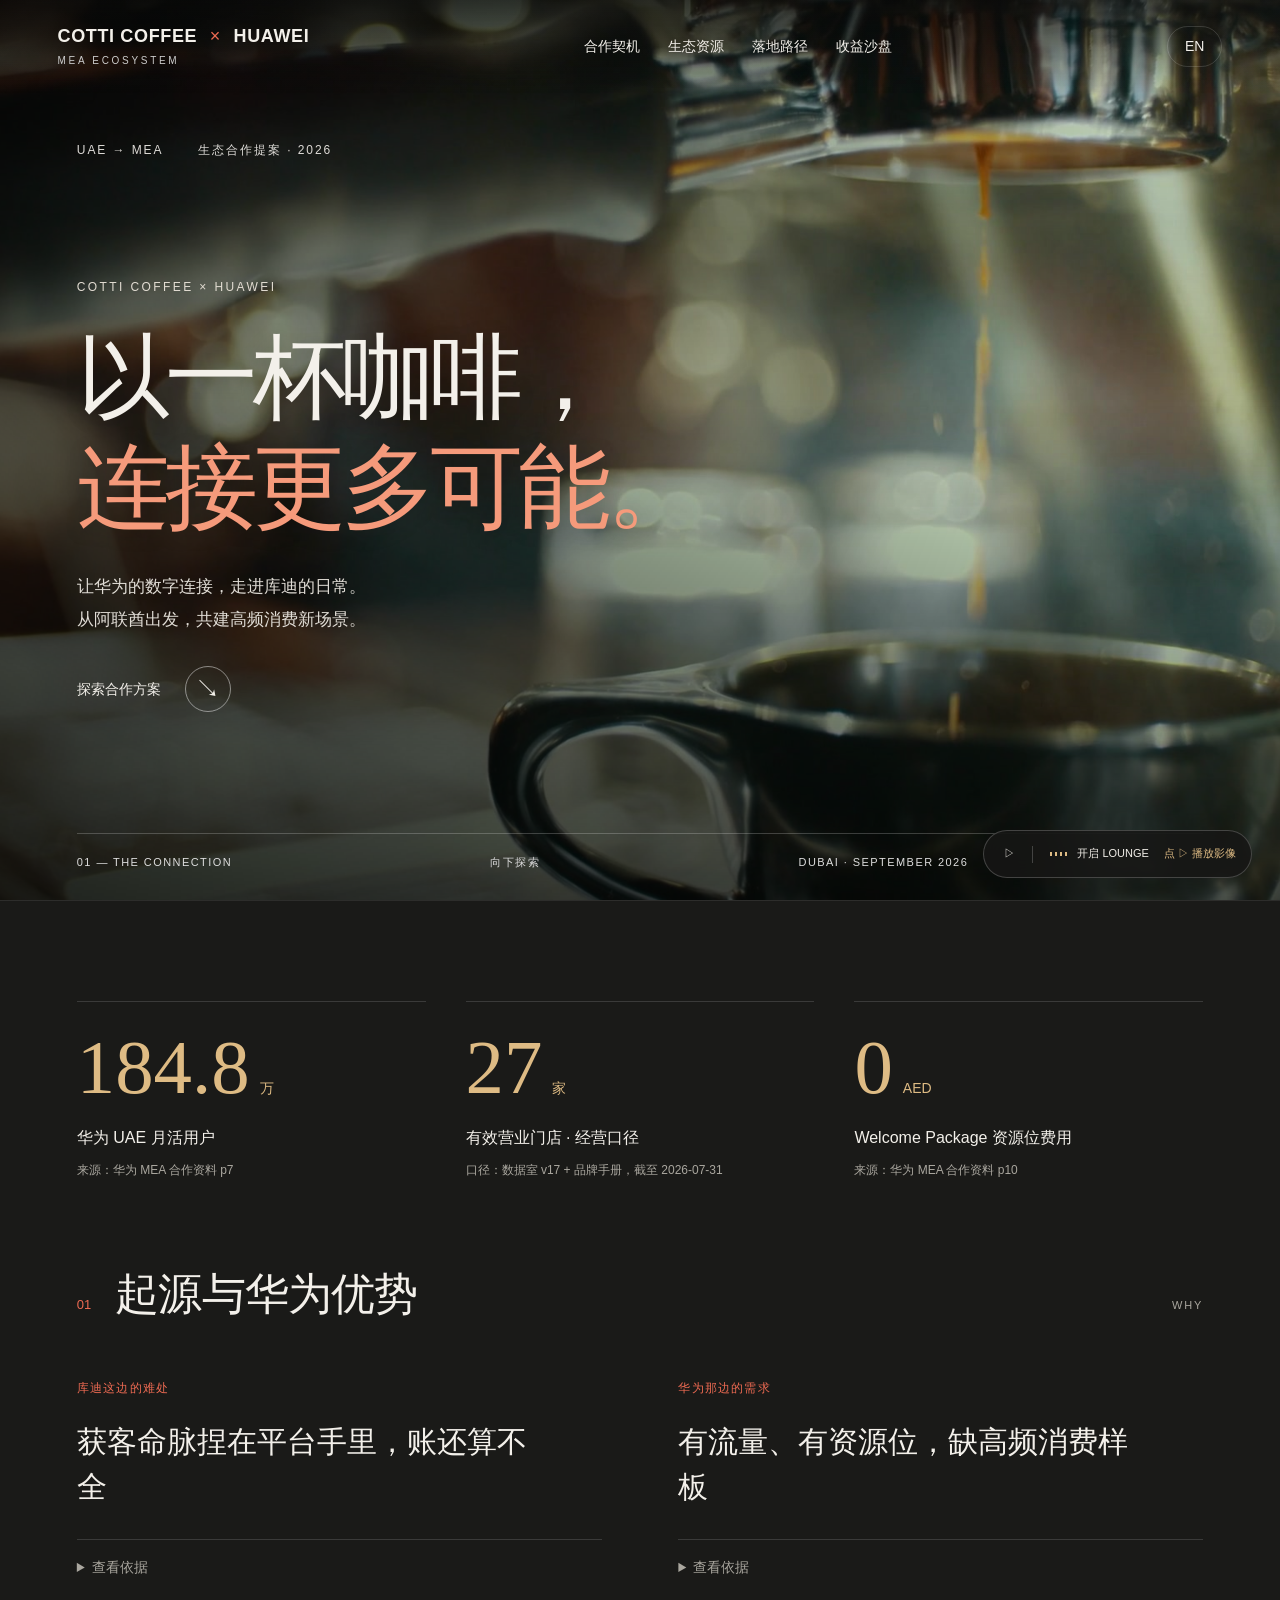
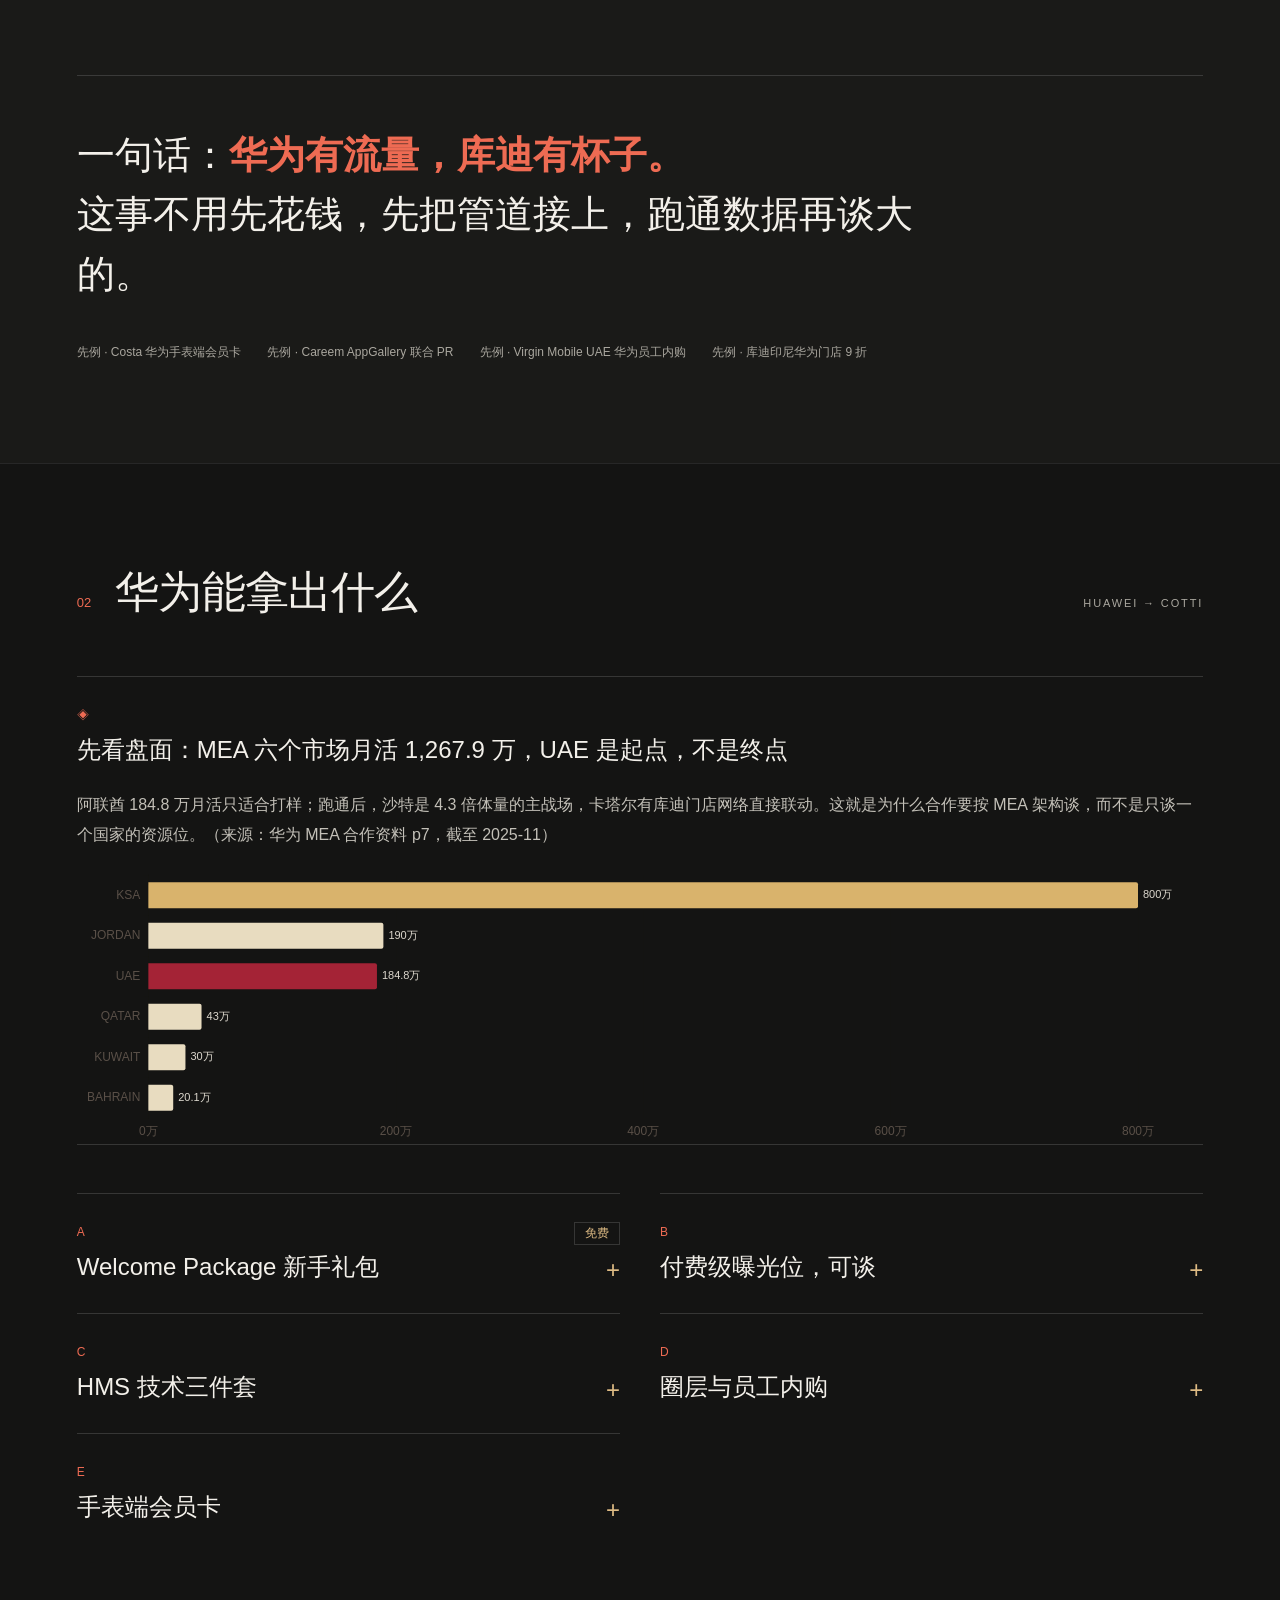
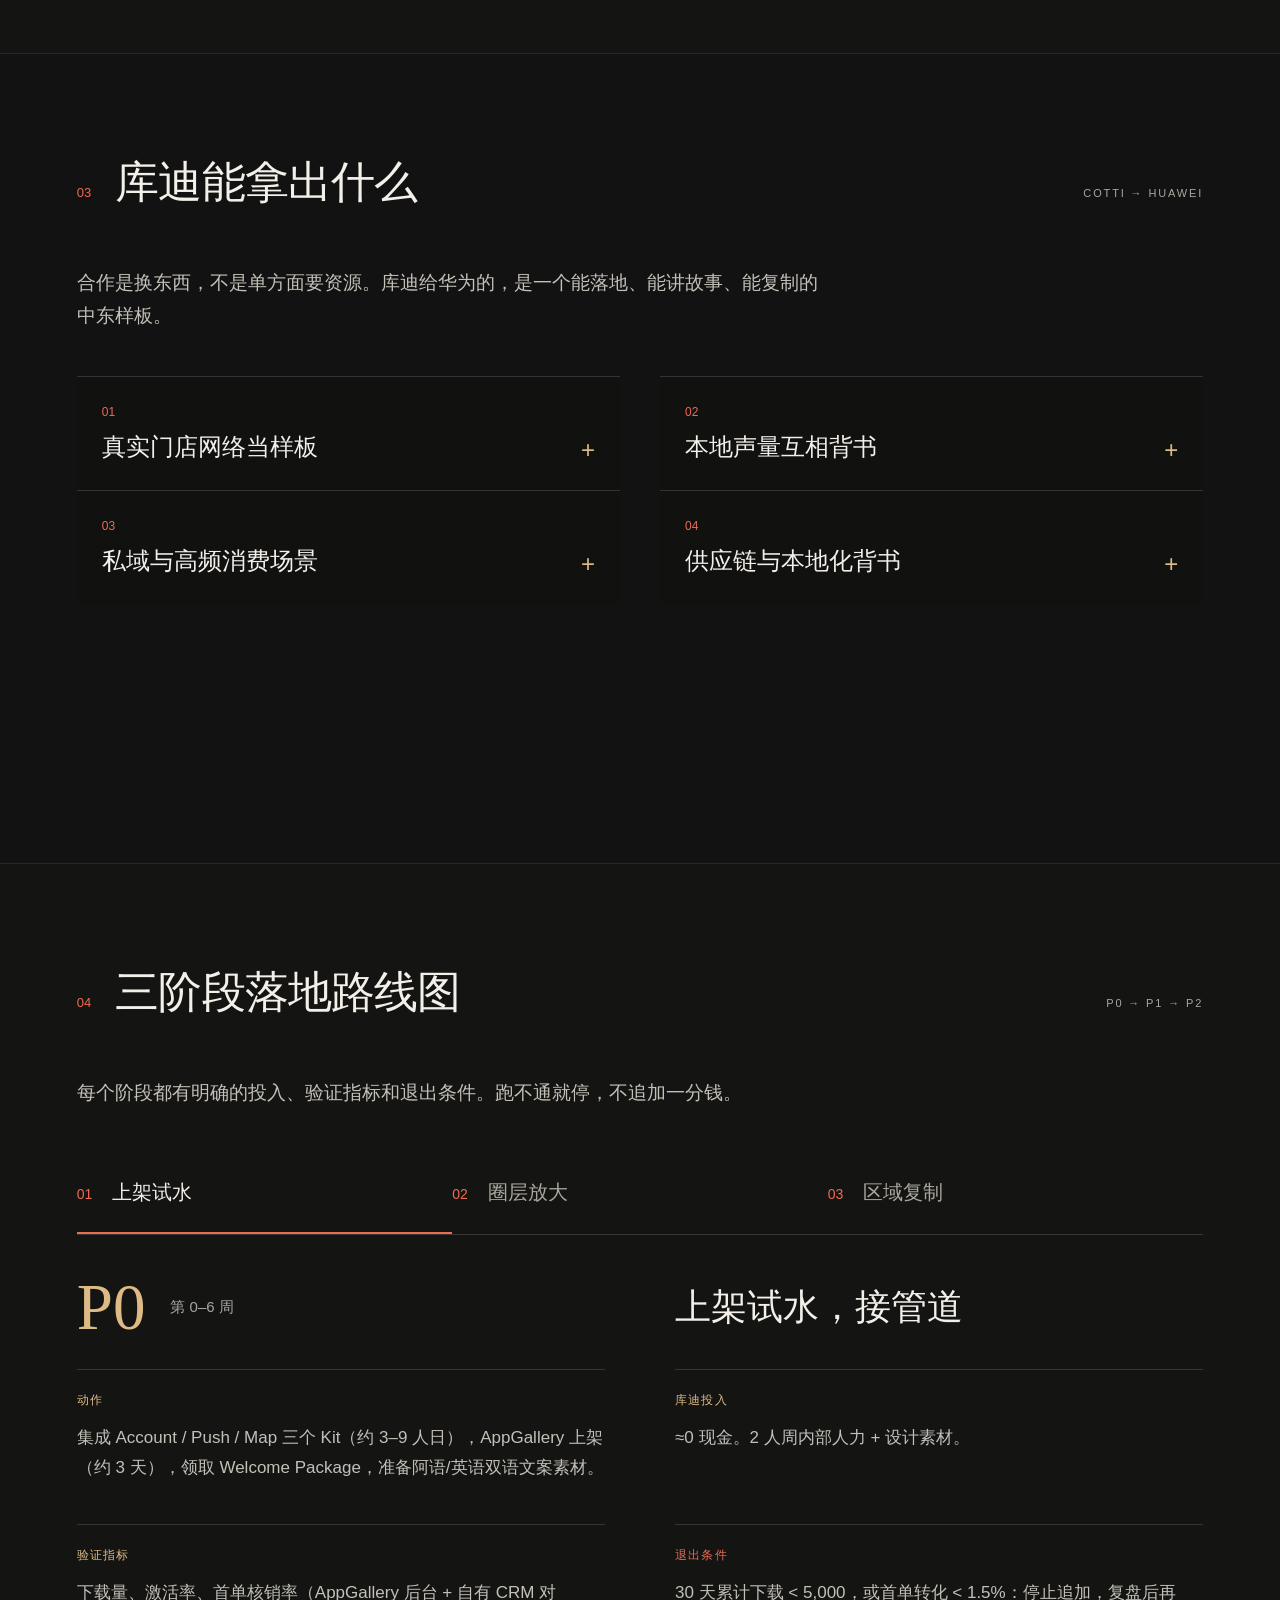
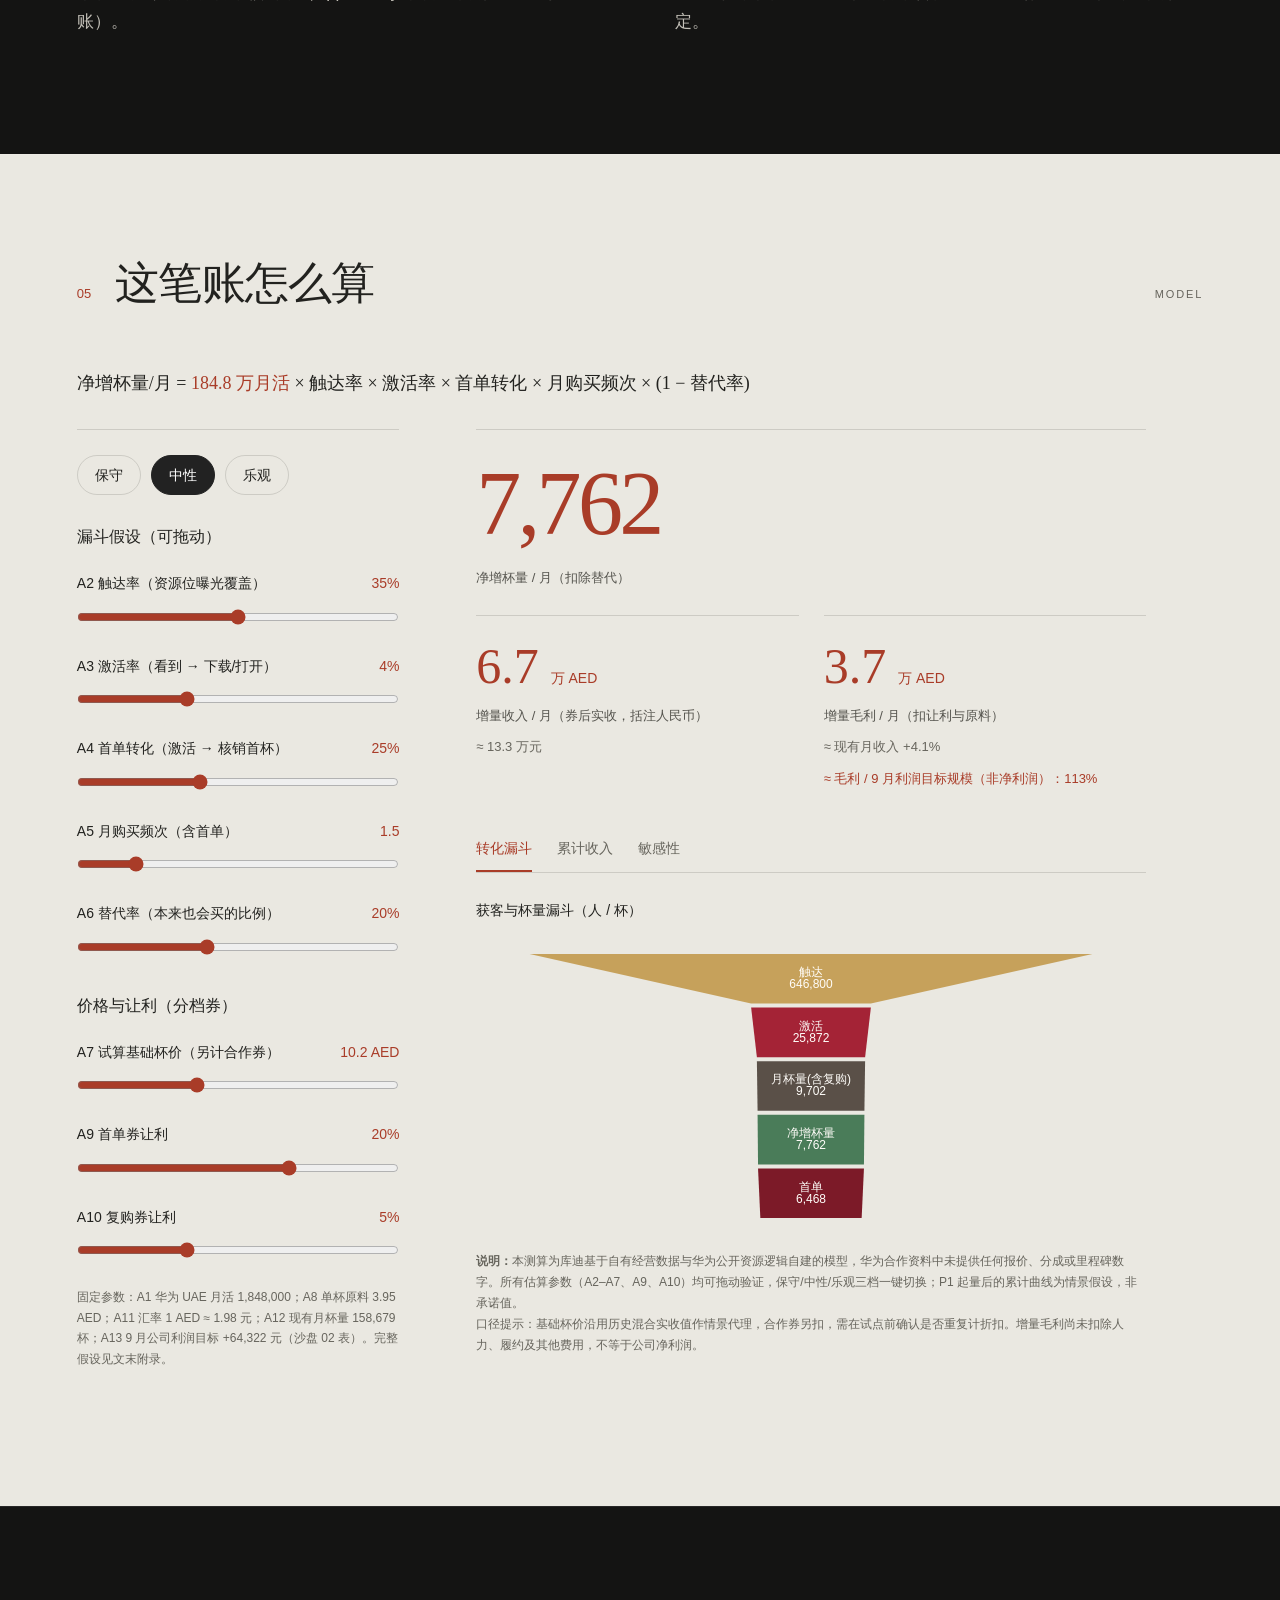
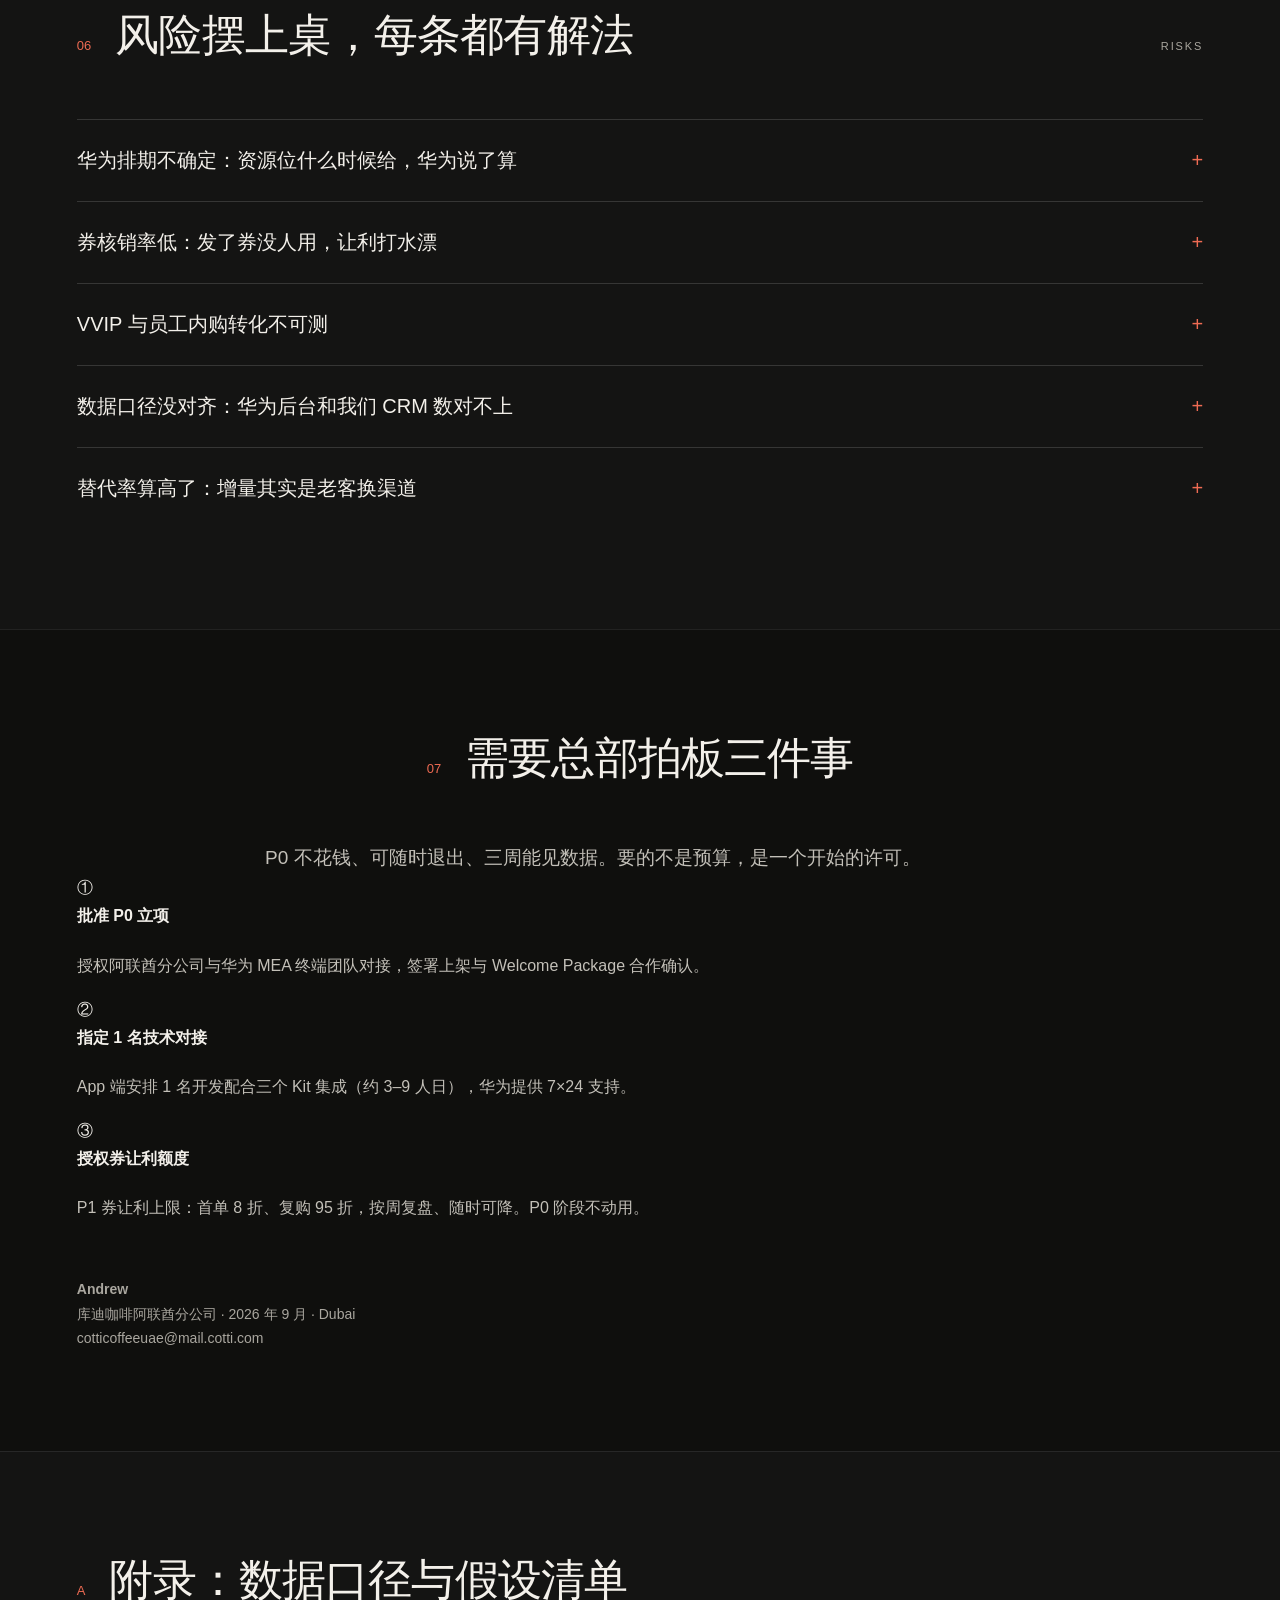
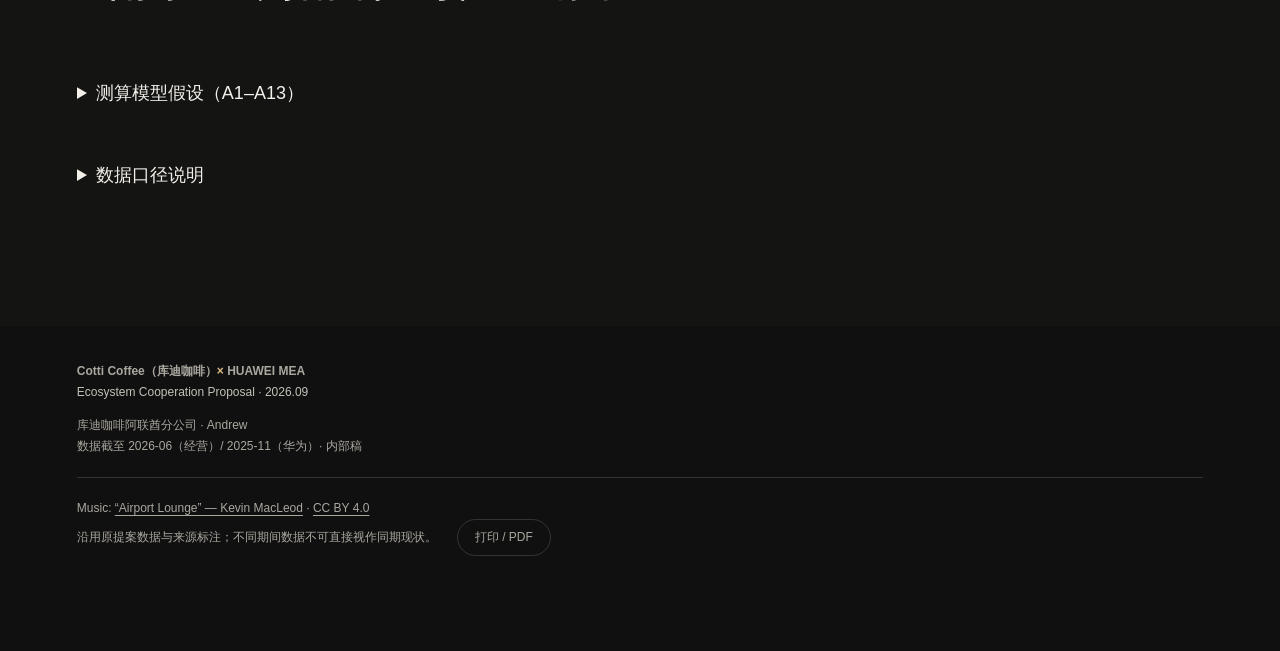
<file: index.html>
<!DOCTYPE html>

<html lang="zh-CN">
<head>
<meta charset="utf-8"/>
<meta content="width=device-width, initial-scale=1.0" name="viewport"/>
<title>库迪咖啡 × 华为 MEA 生态合作提案 | Cotti Coffee（库迪咖啡）× HUAWEI MEA</title>
<meta content="把 184.8 万个华为用户，变成库迪的常客。库迪咖啡阿联酋 × HUAWEI AppGallery / HMS 生态合作提案，含三阶段落地路线图与可调参收益测算模型。" name="description"/>
<meta content="库迪咖啡 × 华为 MEA 生态合作提案" property="og:title"/>
<meta content="184.8 万 UAE 华为月活 × 27 家在营门店 × 0 元现金启动。三阶段路线图 + 可验证收益测算。" property="og:description"/>
<meta content="website" property="og:type"/>
<link href="data:image/svg+xml,%3Csvg xmlns='http://www.w3.org/2000/svg' viewBox='0 0 32 32'%3E%3Crect width='32' height='32' rx='6' fill='%23A42336'/%3E%3Cpath d='M16 8c4.4 0 8 3.6 8 8s-3.6 8-8 8-8-3.6-8-8 3.6-8 8-8zm0 3c-2.8 0-5 2.2-5 5s2.2 5 5 5 5-2.2 5-5-2.2-5-5-5zm0 3c1.1 0 2 .9 2 2s-.9 2-2 2-2-.9-2-2 .9-2 2-2z' fill='%23F7F3EC'/%3E%3C/svg%3E" rel="icon"/>



<link href="experience.css" rel="stylesheet"/></head>
<body>
<video aria-hidden="true" autoplay="" id="bg-video" loop="" muted="" playsinline="" poster="coffee-craft-poster.jpg" preload="auto" src="coffee-craft.mp4" tabindex="-1"></video>
<audio aria-hidden="true" id="bgm-audio" loop="" preload="none" src="airport-lounge.mp3"></audio>
<noscript><div style="position:fixed;left:0;right:0;bottom:0;background:#1F1B18;color:#F7F3EC;padding:12px 20px;font-size:13px;z-index:300;text-align:center">本页包含交互测算模型与背景音乐，需要启用 JavaScript 才能完整体验；文档内容仍可正常阅读。</div></noscript>
<div aria-hidden="true" id="scroll-progress"></div>
<button aria-label="返回顶部" id="back-top" title="返回顶部">↑</button>
<!-- LOADER -->
<!-- CURSOR -->
<!-- NAV -->
<nav><a class="n-brand" href="#hero">COTTI COFFEE <span>×</span> HUAWEI<small>MEA ECOSYSTEM</small></a><div class="n-links"><a data-en="Opportunity" data-zh="合作契机" href="#why">合作契机</a><a data-en="Ecosystem" data-zh="生态资源" href="#give">生态资源</a><a data-en="Roadmap" data-zh="落地路径" href="#roadmap">落地路径</a><a data-en="Simulator" data-zh="收益沙盘" href="#model">收益沙盘</a></div><div class="n-acts"><button class="btn" id="lang-toggle">EN</button><button aria-controls="chapter-menu" aria-expanded="false" class="menu-toggle btn" data-en="Menu +" data-zh="目录 +">目录 +</button></div></nav><div hidden="" id="chapter-menu"><a data-en="01 / Opportunity" data-zh="01 / 合作契机" href="#why">01 / 合作契机</a><a data-en="02 / Ecosystem" data-zh="02 / 生态资源" href="#give">02 / 生态资源</a><a data-en="03 / Cotti advantage" data-zh="03 / 库迪优势" href="#bring">03 / 库迪优势</a><a data-en="04 / Roadmap" data-zh="04 / 落地路径" href="#roadmap">04 / 落地路径</a><a data-en="05 / Simulator" data-zh="05 / 收益沙盘" href="#model">05 / 收益沙盘</a><a data-en="06 / Decision" data-zh="06 / 风险与决策" href="#risk">06 / 风险与决策</a><a data-en="A / Sources" data-zh="A / 数据与来源" href="#appendix">A / 数据与来源</a></div>
<!-- ============ S1 HERO ============ -->
<section id="hero"><div class="hero-top"><span>UAE → MEA</span><span data-en="ECOSYSTEM PROPOSAL · 2026" data-zh="生态合作提案 · 2026">生态合作提案 · 2026</span></div><div class="hero-copy"><p class="eyebrow">COTTI COFFEE × HUAWEI</p><h1><span data-en="A daily ritual." data-zh="以一杯咖啡，">以一杯咖啡，</span><em data-en="A new connection." data-zh="连接更多可能。">连接更多可能。</em></h1><p class="hero-intro" data-en="Huawei’s digital reach. Cotti’s everyday ritual.&lt;br&gt;A shared opportunity, starting in the UAE." data-zh="让华为的数字连接，走进库迪的日常。&lt;br&gt;从阿联酋出发，共建高频消费新场景。">让华为的数字连接，走进库迪的日常。<br/>从阿联酋出发，共建高频消费新场景。</p><a class="round-link" href="#why"><span data-en="Explore the partnership" data-zh="探索合作方案">探索合作方案</span><i>↘</i></a></div><div class="hero-bottom"><span>01 — THE CONNECTION</span><span data-en="SCROLL TO EXPLORE" data-zh="向下探索">向下探索</span><span>DUBAI · SEPTEMBER 2026</span></div></section><aside class="media-dock"><button aria-label="暂停背景视频" id="video-toggle">Ⅱ</button><span class="dock-line"></span><button aria-label="播放 Lounge 音乐" aria-pressed="false" id="bgm-toggle"><span class="equalizer"><i></i><i></i><i></i><i></i></span><span id="sound-label">开启 LOUNGE</span></button><span id="media-status" role="status"></span></aside>
<!-- MARQUEE -->
<!-- ============ S2 WHY ============ -->
<section class="alt" id="why">
<div class="wrap">
<div class="hero-stats">
<div class="hstat anim-in">
<div class="v num">184.8<small data-en="×10⁴" data-zh="万">万</small></div>
<div class="k" data-en="Huawei UAE monthly active users" data-zh="华为 UAE 月活用户">华为 UAE 月活用户</div>
<div class="s" data-en="Source: Huawei MEA deck p7" data-zh="来源：华为 MEA 合作资料 p7">来源：华为 MEA 合作资料 p7</div>
</div>
<div class="hstat anim-in">
<div class="v num">27<small data-en="stores" data-zh="家">家</small></div>
<div class="k" data-en="Effective trading stores · operating scope" data-zh="有效营业门店 · 经营口径">有效营业门店 · 经营口径</div>
<div class="s" data-en="Scope: data room v17 + brand book, as of 2026-07-31" data-zh="口径：数据室 v17 + 品牌手册，截至 2026-07-31">口径：数据室 v17 + 品牌手册，截至 2026-07-31</div>
</div>
<div class="hstat anim-in">
<div class="v num">0<small>AED</small></div>
<div class="k" data-en="Welcome Package placement fee" data-zh="Welcome Package 资源位费用">Welcome Package 资源位费用</div>
<div class="s" data-en="Source: Huawei MEA deck p10" data-zh="来源：华为 MEA 合作资料 p10">来源：华为 MEA 合作资料 p10</div>
</div>
</div><div class="sec-head">
<span class="sec-num">01</span>
<h2 class="sec-title" data-en="Origin &amp; the Huawei edge" data-zh="起源与华为优势">起源与华为优势</h2>
<span class="sec-kicker">WHY</span>
</div>
<div class="why-grid">
<div class="pain-card anim-in">
<div class="who" data-en="Cotti's problem" data-zh="库迪这边的难处">库迪这边的难处</div>
<h3 data-en="Our acquisition lifeline sits with the platforms — and the books don't even close" data-zh="获客命脉捏在平台手里，账还算不全">获客命脉捏在平台手里，账还算不全</h3>
<details><summary class="" data-en="View evidence" data-zh="查看依据">查看依据</summary><ul>
<li><b>1.26 万单/周</b><span data-en="KeeTa, Talabat and Noon deliver ~12,588 orders per 7 days at ~28 AED AOV — real volume, but on the platforms' terms (sandbox sheet 07, 2026-07)" data-zh="KeeTa、Talabat、Noon 三平台 7 日订单约 12,588 单、客单约 28 AED，规模不小，但命根子是平台的（沙盘 07 表，2026-07）">KeeTa、Talabat、Noon 三平台 7 日订单约 12,588 单、客单约 28 AED，规模不小，但命根子是平台的（沙盘 07 表，2026-07）</span></li>
<li><b>−37.4%</b><span data-en="When KeeTa and Noon followed Talabat's price rise on 4 Aug, delivery orders fell 37.4% — we had no answer (internal data, 2026-08)" data-zh="8 月 4 日 KeeTa、Noon 跟进 Talabat 调价后，外卖订单应声下滑 37.4%——平台一涨价，我们就没有还手之力（内部经营数据，2026-08）">8 月 4 日 KeeTa、Noon 跟进 Talabat 调价后，外卖订单应声下滑 37.4%——平台一涨价，我们就没有还手之力（内部经营数据，2026-08）</span></li>
<li><b>待补成本</b><span data-en="Commission, ads and refund data sit with the platforms — still marked 'to be filled' in our own sandbox. We cannot even compute true platform ROI" data-zh="佣金、广告、退款数据握在平台手里，沙盘里至今是「待补」状态——平台的真实 ROI，我们连算都算不全">佣金、广告、退款数据握在平台手里，沙盘里至今是「待补」状态——平台的真实 ROI，我们连算都算不全</span></li>
<li><b>ROI 1.4</b><span data-en="September's incremental-ROI bar is 1.4, and company profit must swing from −50K RMB in July to +64K in September — we need growth that pays no platform commission (sandbox sheet 02)" data-zh="9 月增量贡献 ROI 门槛已抬到 1.4，公司利润要从 7 月的 -5 万元做到 9 月的 +6.4 万元——必须找到不交平台佣金的新增量（沙盘 02 表）">9 月增量贡献 ROI 门槛已抬到 1.4，公司利润要从 7 月的 -5 万元做到 9 月的 +6.4 万元——必须找到不交平台佣金的新增量（沙盘 02 表）</span></li>
</ul></details>
</div>
<div class="pain-card huawei anim-in">
<div class="who" data-en="Huawei's problem" data-zh="华为那边的需求">华为那边的需求</div>
<h3 data-en="Traffic and placements, short on high-frequency retail proof points" data-zh="有流量、有资源位，缺高频消费样板">有流量、有资源位，缺高频消费样板</h3>
<details><summary class="" data-en="View evidence" data-zh="查看依据">查看依据</summary><ul>
<li><b>TOP 3</b><span data-en="AppGallery is the world's #3 app market with 350K apps and 10M developers, but lacks local lifestyle flagships in MEA" data-zh="AppGallery 是全球第三大应用市场，35 万个应用、1,000 万开发者，但中东本地生活类标杆少">AppGallery 是全球第三大应用市场，35 万个应用、1,000 万开发者，但中东本地生活类标杆少</span></li>
<li><b>免费资源</b><span data-en="Welcome Package placements sit idle without valued new partners" data-zh="Welcome Package 等资源位需要有价值的新伙伴来用，放着也是放着">Welcome Package 等资源位需要有价值的新伙伴来用，放着也是放着</span></li>
<li><b>1–3 人日</b><span data-en="HMS kits cost only 1–3 man-days each — Huawei needs to prove integration is easy" data-zh="HMS 套件集成成本极低（每个 Kit 1–3 人日），华为需要证明这件事容易">HMS 套件集成成本极低（每个 Kit 1–3 人日），华为需要证明这件事容易</span></li>
<li><b>咖啡先例</b><span data-en="Costa already runs a watch-side membership app — coffee works in Huawei's ecosystem" data-zh="Costa 已在华为手表端落地会员卡，说明咖啡品类在华为生态跑得通">Costa 已在华为手表端落地会员卡，说明咖啡品类在华为生态跑得通</span></li>
</ul></details>
</div>
</div>
<div class="verdict anim-in">
<p data-en="In one line: &lt;b class='red'&gt;Huawei has the traffic, Cotti has the cups.&lt;/b&gt;&lt;br&gt;Connect the pipe first at zero cash, prove the numbers, then scale." data-zh="一句话：&lt;b class='red'&gt;华为有流量，库迪有杯子。&lt;/b&gt;&lt;br&gt;这事不用先花钱，先把管道接上，跑通数据再谈大的。">一句话：<b class="red">华为有流量，库迪有杯子。</b><br/>这事不用先花钱，先把管道接上，跑通数据再谈大的。</p>
<div class="precedent">
<span data-en="Precedent · Costa on Huawei Watch" data-zh="先例 · Costa 华为手表端会员卡">先例 · Costa 华为手表端会员卡</span>
<span data-en="Precedent · Careem AppGallery joint PR" data-zh="先例 · Careem AppGallery 联合 PR">先例 · Careem AppGallery 联合 PR</span>
<span data-en="Precedent · Virgin Mobile UAE employee offer" data-zh="先例 · Virgin Mobile UAE 华为员工内购">先例 · Virgin Mobile UAE 华为员工内购</span>
<span data-en="Precedent · Cotti Indonesia Huawei-store 10% off" data-zh="先例 · 库迪印尼华为门店 9 折">先例 · 库迪印尼华为门店 9 折</span>
</div>
</div>
</div>
</section>
<!-- ============ S3 GIVE ============ -->
<section id="give">
<div class="wrap">
<div class="sec-head">
<span class="sec-num">02</span>
<h2 class="sec-title" data-en="What Huawei brings" data-zh="华为能拿出什么">华为能拿出什么</h2>
<span class="sec-kicker">HUAWEI → COTTI</span>
</div>
<div class="res-grid">
<div class="res-card r-span-12 anim-in">
<div class="idx">◈</div>
<h3 data-en="The board first: 12.68M Huawei MAU across six GCC markets — the UAE is the start, not the finish" data-zh="先看盘面：MEA 六个市场月活 1,267.9 万，UAE 是起点，不是终点">先看盘面：MEA 六个市场月活 1,267.9 万，UAE 是起点，不是终点</h3>
<p data-en="The UAE's 1.848M MAU is a pilot ground; once proven, KSA is 4.3× the size, and Qatar plugs straight into Cotti's store network. That is why this deal should be framed as MEA architecture, not one country's placements. (Source: Huawei MEA deck p7, as of 2025-11)" data-zh="阿联酋 184.8 万月活只适合打样；跑通后，沙特是 4.3 倍体量的主战场，卡塔尔有库迪门店网络直接联动。这就是为什么合作要按 MEA 架构谈，而不是只谈一个国家的资源位。（来源：华为 MEA 合作资料 p7，截至 2025-11）">阿联酋 184.8 万月活只适合打样；跑通后，沙特是 4.3 倍体量的主战场，卡塔尔有库迪门店网络直接联动。这就是为什么合作要按 MEA 架构谈，而不是只谈一个国家的资源位。（来源：华为 MEA 合作资料 p7，截至 2025-11）</p>
<div class="chart" id="chart-gcc" style="height:280px;margin-top:14px"></div>
<table class="chart-fallback" id="fb-gcc"></table>
</div>
<div class="res-card r-span-7 anim-in">
<span class="free-tag" data-en="FREE" data-zh="免费">免费</span>
<div class="idx">A</div>
<details><summary><h3 data-en="Welcome Package" data-zh="Welcome Package 新手礼包">Welcome Package 新手礼包</h3></summary><p data-en="Huawei's free onboarding package for valued partners, covering AppGallery's prime placements:" data-zh="华为给 valued partners 的免费上架礼包，覆盖 AppGallery 最值钱的四个位置：">华为给 valued partners 的免费上架礼包，覆盖 AppGallery 最值钱的四个位置：</p><ul>
<li><span data-en="Featured Focus Card" data-zh="精选页焦点卡（Featured Focus Card）">精选页焦点卡（Featured Focus Card）</span><b>7 天</b></li>
<li><span data-en="App Tab Top Banner" data-zh="应用页顶部 Banner">应用页顶部 Banner</span><b>7 天</b></li>
<li><span data-en="App Tab Medium Banner" data-zh="应用页中部长 Banner">应用页中部长 Banner</span><b>7 天</b></li>
<li><span data-en="Top Searches" data-zh="搜索热词位（Top Searches）">搜索热词位（Top Searches）</span><b>30 天</b></li>
</ul></details></div>
<div class="res-card r-span-5 anim-in">
<div class="idx">B</div>
<details><summary><h3 data-en="Premium placements, negotiable" data-zh="付费级曝光位，可谈">付费级曝光位，可谈</h3></summary><div class="big num">Splash + Push</div><p data-en="Splash screens and push notifications are AppGallery's most expensive inventory. Once the partnership proves out, they become negotiable as part of joint campaigns — not rate-card purchases." data-zh="开屏广告和推送通知是 AppGallery 最贵的资源位。合作跑通后，可作为联合营销的一部分谈判，不用按刊例价买。">开屏广告和推送通知是 AppGallery 最贵的资源位。合作跑通后，可作为联合营销的一部分谈判，不用按刊例价买。</p></details></div>
<div class="res-card r-span-4 anim-in">
<div class="idx">C</div>
<details><summary><h3 data-en="HMS Core: three kits" data-zh="HMS 技术三件套">HMS 技术三件套</h3></summary><div class="big num">≈3 <small data-en="days to publish" data-zh="天上架">天上架</small></div><p data-en="Account Kit, Push Kit and Map Kit — 1–3 man-days each, about one day for overseas review, roughly 3 days end to end. Huawei provides 24/7 support with 30-minute response." data-zh="账号（Account Kit）、推送（Push Kit）、地图（Map Kit），每个集成 1–3 人日，海外审核约 1 天，整体约 3 天完成上架。华为提供 7×24 技术支持，30 分钟内响应。">账号（Account Kit）、推送（Push Kit）、地图（Map Kit），每个集成 1–3 人日，海外审核约 1 天，整体约 3 天完成上架。华为提供 7×24 技术支持，30 分钟内响应。</p></details></div>
<div class="res-card r-span-4 anim-in">
<div class="idx">D</div>
<details><summary><h3 data-en="Communities &amp; employee offers" data-zh="圈层与员工内购">圈层与员工内购</h3></summary><p data-en="HUAWEI FAN CLUB, OEC communities and UAE Chinese networks offer direct reach; the employee-purchase channel has a proven playbook (Virgin Mobile UAE: EDM + exclusive promo code). A royal and senior-business VVIP channel suits store-level tasting events." data-zh="HUAWEI FAN CLUB、OEC 社群、阿联酋华人社区可直接触达；员工内购通道有 Virgin Mobile UAE 的成熟打法（EDM + 专属 promo code）。另有皇室与政商高层 VVIP 通道，适合门店级品鉴活动。">HUAWEI FAN CLUB、OEC 社群、阿联酋华人社区可直接触达；员工内购通道有 Virgin Mobile UAE 的成熟打法（EDM + 专属 promo code）。另有皇室与政商高层 VVIP 通道，适合门店级品鉴活动。</p></details></div>
<div class="res-card r-span-4 anim-in">
<div class="idx">E</div>
<details><summary><h3 data-en="Watch-side membership" data-zh="手表端会员卡">手表端会员卡</h3></summary><p data-en="Follow Costa's proven model: a watch membership synced with the phone — raise the wrist, scan, pay, earn points. Huawei wearables hold 33% share in China with 20% overseas growth — a ready-made differentiator." data-zh="照 Costa 的成熟案例做：手表端会员卡与手机同步，抬腕亮码即付即积分。华为穿戴在中国份额 33%、海外销量年增 20%，是现成的差异化卖点。">照 Costa 的成熟案例做：手表端会员卡与手机同步，抬腕亮码即付即积分。华为穿戴在中国份额 33%、海外销量年增 20%，是现成的差异化卖点。</p></details></div>
</div>
</div>
</section>
<!-- ============ S4 BRING ============ -->
<section class="alt" id="bring">
<div class="wrap">
<div class="sec-head">
<span class="sec-num">03</span>
<h2 class="sec-title" data-en="What Cotti brings" data-zh="库迪能拿出什么">库迪能拿出什么</h2>
<span class="sec-kicker">COTTI → HUAWEI</span>
</div>
<p class="lede anim-in" data-en="A partnership is an exchange, not a one-way ask. What Cotti gives Huawei is a Middle East showcase that ships, tells a story, and replicates." data-zh="合作是换东西，不是单方面要资源。库迪给华为的，是一个能落地、能讲故事、能复制的中东样板。" style="margin-bottom:clamp(28px,4vw,44px)">合作是换东西，不是单方面要资源。库迪给华为的，是一个能落地、能讲故事、能复制的中东样板。</p>
<div class="res-grid">
<div class="res-card r-span-6 anim-in">
<div class="idx">01</div>
<details><summary><h3 data-en="A real store network as showcase" data-zh="真实门店网络当样板">真实门店网络当样板</h3></summary><div class="big num">27 → 75+<small data-en=" stores by end-2026" data-zh=" 家（2026 年末）"> 家（2026 年末）</small></div><p data-en="27 effective trading stores (17 JV + 10 direct) across prime malls in Dubai, Sharjah and Ajman; 45 on the brand scope (35 open + 10 under construction), targeting 75+ by end-2026 (brand book, as of 2026-07-31). The newest, Deerfields Mall, opened on 9 September. HMS needs a high-frequency lifestyle case — Cotti is one on every block." data-zh="经营口径 27 家有效营业店（17 联营 + 10 直营）覆盖 Dubai、Sharjah、Ajman 核心商场；品牌口径 45 家（35 开业 + 10 在建），2026 年末目标 75+（品牌手册，截至 2026-07-31）。最新一家 Deerfields Mall 店已于 9 月 9 日开业。HMS 需要一个高频本地生活案例，库迪整条街都是。">经营口径 27 家有效营业店（17 联营 + 10 直营）覆盖 Dubai、Sharjah、Ajman 核心商场；品牌口径 45 家（35 开业 + 10 在建），2026 年末目标 75+（品牌手册，截至 2026-07-31）。最新一家 Deerfields Mall 店已于 9 月 9 日开业。HMS 需要一个高频本地生活案例，库迪整条街都是。</p></details></div>
<div class="res-card r-span-6 anim-in">
<div class="idx">02</div>
<details><summary><h3 data-en="Local voice for mutual endorsement" data-zh="本地声量互相背书">本地声量互相背书</h3></summary><div class="big num">19.22M<small data-en=" hashtag views" data-zh=" 话题曝光"> 话题曝光</small></div><p data-en="23 local social accounts, 100K+ followers and 19.22M+ hashtag views can amplify joint campaigns for Huawei's ecosystem — the Careem joint-PR playbook." data-zh="23 个本地社媒账号、10 万+ 粉丝、1,922 万+ 话题曝光，联合 campaign 时库迪的矩阵可以给华为生态同步导流，参照 Careem 联合 PR 的打法。">23 个本地社媒账号、10 万+ 粉丝、1,922 万+ 话题曝光，联合 campaign 时库迪的矩阵可以给华为生态同步导流，参照 Careem 联合 PR 的打法。</p></details></div>
<div class="res-card r-span-6 anim-in">
<div class="idx">03</div>
<details><summary><h3 data-en="Private traffic and daily-use occasions" data-zh="私域与高频消费场景">私域与高频消费场景</h3></summary><p data-en="A 3,274-member WhatsApp community with 18% engagement, in a naturally high-frequency category. Huawei's Push Kit and wearables need daily-use occasions to build active usage — coffee is exactly that." data-zh="WhatsApp 私域 3,274 人、参与率 18%，咖啡是天然的高频复购品类。华为的 Push Kit 和穿戴端需要" 每天用得着"的场景来养活跃，咖啡正是。"="">WhatsApp 私域 3,274 人、参与率 18%，咖啡是天然的高频复购品类。华为的 Push Kit 和穿戴端需要“每天用得着”的场景来养活跃，咖啡正是。</p></details></div>
<div class="res-card r-span-6 anim-in">
<div class="idx">04</div>
<details><summary><h3 data-en="Supply chain and localisation credit" data-zh="供应链与本地化背书">供应链与本地化背书</h3></summary><p data-en="A 18,000+ store, 33-country, world-#3 supply system (400K sqm parks) with 572K cups sold in the Middle East. The PROUD OF UAE positioning gives the partnership a nation-brand narrative, not just a commercial one." data-zh="全球 18,000+ 家门店、33 个国家、全球第三的供应链体系（园区 40 万平米），中东累计售出 57.2 万杯。PROUD OF UAE 的本地化定位，让合作叙事不只是生意，还有国家品牌层的面子。">全球 18,000+ 家门店、33 个国家、全球第三的供应链体系（园区 40 万平米），中东累计售出 57.2 万杯。PROUD OF UAE 的本地化定位，让合作叙事不只是生意，还有国家品牌层的面子。</p></details></div>
</div>
</div>
</section>
<!-- ============ S5 ROADMAP ============ -->
<section id="roadmap">
<div class="wrap">
<div class="sec-head">
<span class="sec-num">04</span>
<h2 class="sec-title" data-en="Three-phase roadmap" data-zh="三阶段落地路线图">三阶段落地路线图</h2>
<span class="sec-kicker">P0 → P1 → P2</span>
</div>
<p class="lede anim-in" data-en="Every phase has defined inputs, verification metrics and exit conditions. If the numbers fail, we stop — no further spend." data-zh="每个阶段都有明确的投入、验证指标和退出条件。跑不通就停，不追加一分钱。" style="margin-bottom:clamp(28px,4vw,44px)">每个阶段都有明确的投入、验证指标和退出条件。跑不通就停，不追加一分钱。</p>
<div aria-label="合作阶段" class="phase-nav" role="tablist"><button aria-controls="stage-0" aria-selected="true" data-stage="0" id="stage-tab-0" role="tab" tabindex="0"><span>01</span><span class="" data-en="Launch" data-zh="上架试水">上架试水</span></button><button aria-controls="stage-1" aria-selected="false" data-stage="1" id="stage-tab-1" role="tab" tabindex="-1"><span>02</span><span class="" data-en="Grow" data-zh="圈层放大">圈层放大</span></button><button aria-controls="stage-2" aria-selected="false" data-stage="2" id="stage-tab-2" role="tab" tabindex="-1"><span>03</span><span class="" data-en="Scale" data-zh="区域复制">区域复制</span></button></div><div class="phases">
<div aria-labelledby="stage-tab-0" class="phase anim-in" id="stage-0" role="tabpanel">
<div class="p-tag"><b>P0</b><span data-en="Weeks 0–6" data-zh="第 0–6 周">第 0–6 周</span></div>
<h3 data-en="Launch &amp; connect the pipe" data-zh="上架试水，接管道">上架试水，接管道</h3>
<div class="row"><div class="lab" data-en="Actions" data-zh="动作">动作</div><p data-en="Integrate Account, Push and Map kits (~3–9 man-days), publish on AppGallery (~3 days), claim the Welcome Package, prepare Arabic/English assets." data-zh="集成 Account / Push / Map 三个 Kit（约 3–9 人日），AppGallery 上架（约 3 天），领取 Welcome Package，准备阿语/英语双语文案素材。">集成 Account / Push / Map 三个 Kit（约 3–9 人日），AppGallery 上架（约 3 天），领取 Welcome Package，准备阿语/英语双语文案素材。</p></div>
<div class="row"><div class="lab" data-en="Cotti input" data-zh="库迪投入">库迪投入</div><p data-en="≈0 cash. Two person-weeks plus creative assets." data-zh="≈0 现金。2 人周内部人力 + 设计素材。">≈0 现金。2 人周内部人力 + 设计素材。</p></div>
<div class="row"><div class="lab" data-en="Metrics" data-zh="验证指标">验证指标</div><p data-en="Downloads, activation rate, first-order redemption (AppGallery console reconciled with our CRM)." data-zh="下载量、激活率、首单核销率（AppGallery 后台 + 自有 CRM 对账）。">下载量、激活率、首单核销率（AppGallery 后台 + 自有 CRM 对账）。</p></div>
<div class="row stop"><div class="lab" data-en="Exit condition" data-zh="退出条件">退出条件</div><p data-en="If 30-day downloads &lt; 5,000 or first-order conversion &lt; 1.5%: stop, review, then decide." data-zh="30 天累计下载 &lt; 5,000，或首单转化 &lt; 1.5%：停止追加，复盘后再定。">30 天累计下载 &lt; 5,000，或首单转化 &lt; 1.5%：停止追加，复盘后再定。</p></div>
</div>
<div aria-labelledby="stage-tab-1" class="phase anim-in" hidden="" id="stage-1" role="tabpanel">
<div class="p-tag"><b>P1</b><span data-en="Months 2–5" data-zh="第 2–5 月">第 2–5 月</span></div>
<h3 data-en="Community scale &amp; repeat purchase" data-zh="圈层放大，做复购">圈层放大，做复购</h3>
<div class="row"><div class="lab" data-en="Actions" data-zh="动作">动作</div><p data-en="FAN CLUB exclusive coupons, OEC and Chinese-community ops, Huawei employee offers (Virgin Mobile playbook), watch-side membership launch, Push-Kit re-engagement." data-zh="FAN CLUB 专属券、OEC/华人社群运营、华为员工内购（参照 Virgin Mobile 打法）、手表端会员卡上线、Push Kit 做复购唤醒。">FAN CLUB 专属券、OEC/华人社群运营、华为员工内购（参照 Virgin Mobile 打法）、手表端会员卡上线、Push Kit 做复购唤醒。</p></div>
<div class="row"><div class="lab" data-en="Cotti input" data-zh="库迪投入">库迪投入</div><p data-en="Coupon margin: 20% off first order, 5% off repeat orders, plus redemption ops cost." data-zh="券让利：首单券 8 折（让利 20%）、复购券 95 折（让利 5%）+ 核销运营成本。">券让利：首单券 8 折（让利 20%）、复购券 95 折（让利 5%）+ 核销运营成本。</p></div>
<div class="row"><div class="lab" data-en="Metrics" data-zh="验证指标">验证指标</div><p data-en="New members, monthly repeat rate, coupon redemption, per-cup margin; acquisition cost benchmarked against the delivery ROI 1.2 floor." data-zh="新增会员数、月购买频次（含首单）、券核销率、单杯毛利；获客成本对标外卖 ROI 1.2 及格线。">新增会员数、月复购次数、券核销率、单杯毛利；获客成本对标外卖 ROI 1.2 及格线。</p></div>
<div class="row stop"><div class="lab" data-en="Exit condition" data-zh="退出条件">退出条件</div><p data-en="If acquisition cost beats the delivery benchmark in the wrong direction: cut coupon depth, keep high-redemption channels." data-zh="获客成本高于外卖平台对标线：收缩券力度，保高核销渠道。">获客成本高于外卖平台对标线：收缩券力度，保高核销渠道。</p></div>
</div>
<div aria-labelledby="stage-tab-2" class="phase anim-in" hidden="" id="stage-2" role="tabpanel">
<div class="p-tag"><b>P2</b><span data-en="Months 6–12" data-zh="第 6–12 月">第 6–12 月</span></div>
<h3 data-en="Replicate across MEA" data-zh="复制到整个 MEA">复制到整个 MEA</h3>
<div class="row"><div class="lab" data-en="Actions" data-zh="动作">动作</div><p data-en="Replicate to KSA (8.0M Huawei MAU), Qatar (430K, linked to Cotti's 30 stores) and Jordan (1.9M); joint PR following the Careem case." data-zh="模式复制到沙特（华为月活 800 万）、卡塔尔（43 万，对接库迪 30 家店）、约旦（190 万）；联合 PR 参照 Careem 案例。">模式复制到沙特（华为月活 800 万）、卡塔尔（43 万，对接库迪 30 家店）、约旦（190 万）；联合 PR 参照 Careem 案例。</p></div>
<div class="row"><div class="lab" data-en="Cotti input" data-zh="库迪投入">库迪投入</div><p data-en="Same shape as P1, replicated per market with regional team ownership." data-zh="与 P1 同构，按国别复制；区域团队承接。">与 P1 同构，按国别复制；区域团队承接。</p></div>
<div class="row"><div class="lab" data-en="Metrics" data-zh="验证指标">验证指标</div><p data-en="Per-market replication cost, incremental cups per store, country ROI ranking." data-zh="单国复制成本、门店数 × 杯量的增量贡献、各国 ROI 排名。">单国复制成本、门店数 × 杯量的增量贡献、各国 ROI 排名。</p></div>
<div class="row stop"><div class="lab" data-en="Exit condition" data-zh="退出条件">退出条件</div><p data-en="Any market failing P0 gates does not enter P1; resources concentrate where gates pass." data-zh="单国 P0 未达标，不进入该国 P1；资源集中到达标市场。">单国 P0 未达标，不进入该国 P1；资源集中到达标市场。</p></div>
</div>
</div>
</div>
</section>
<!-- ============ S6 MODEL ============ -->
<section class="alt" id="model">
<div class="wrap">
<div class="sec-head">
<span class="sec-num">05</span>
<h2 class="sec-title" data-en="The math" data-zh="这笔账怎么算">这笔账怎么算</h2>
<span class="sec-kicker">MODEL</span>
</div>
<div class="formula anim-in" data-en="Net new cups/month = &lt;b&gt;1.848M MAU&lt;/b&gt; × reach × activation × first-order × purchase frequency × (1 − cannibalisation)" data-zh="净增杯量/月 = &lt;b&gt;184.8 万月活&lt;/b&gt; × 触达率 × 激活率 × 首单转化 × 月购买频次 × (1 − 替代率)">净增杯量/月 = <b>184.8 万月活</b> × 触达率 × 激活率 × 首单转化 × 月复购 × (1 − 替代率)</div>
<div class="model-grid">
<div class="sliders">
<div class="presets">
<button class="btn" data-en="Low" data-preset="low" data-zh="保守">保守</button>
<button class="btn active" data-en="Base" data-preset="mid" data-zh="中性">中性</button>
<button class="btn" data-en="High" data-preset="high" data-zh="乐观">乐观</button>
</div>
<h4 data-en="Funnel assumptions (drag)" data-zh="漏斗假设（可拖动）">漏斗假设（可拖动）</h4>
<div class="sl-field"><div class="sl-top"><span data-en="A2 Reach rate" data-zh="A2 触达率（资源位曝光覆盖）" id="label-s-reach">A2 触达率（资源位曝光覆盖）</span><b class="num" id="v-reach">35%</b></div><input aria-labelledby="label-s-reach" id="s-reach" max="60" min="10" step="1" type="range" value="35"/></div>
<div class="sl-field"><div class="sl-top"><span data-en="A3 Activation rate" data-zh="A3 激活率（看到 → 下载/打开）" id="label-s-act">A3 激活率（看到 → 下载/打开）</span><b class="num" id="v-act">4%</b></div><input aria-labelledby="label-s-act" id="s-act" max="10" min="1" step="0.5" type="range" value="4"/></div>
<div class="sl-field"><div class="sl-top"><span data-en="A4 First-order conversion" data-zh="A4 首单转化（激活 → 核销首杯）" id="label-s-conv">A4 首单转化（激活 → 核销首杯）</span><b class="num" id="v-conv">25%</b></div><input aria-labelledby="label-s-conv" id="s-conv" max="50" min="10" step="1" type="range" value="25"/></div>
<div class="sl-field"><div class="sl-top"><span data-en="A5 Monthly purchases incl. first" data-zh="A5 月购买频次（含首单）" id="label-s-rep">A5 月复购次数</span><b class="num" id="v-rep">1.5</b></div><input aria-labelledby="label-s-rep" id="s-rep" max="4" min="1" step="0.1" type="range" value="1.5"/></div>
<div class="sl-field"><div class="sl-top"><span data-en="A6 Cannibalisation" data-zh="A6 替代率（本来也会买的比例）" id="label-s-cann">A6 替代率（本来也会买的比例）</span><b class="num" id="v-cann">20%</b></div><input aria-labelledby="label-s-cann" id="s-cann" max="50" min="0" step="1" type="range" value="20"/></div>
<h4 data-en="Price &amp; coupon tiers" data-zh="价格与让利（分档券）">价格与让利（分档券）</h4>
<div class="sl-field"><div class="sl-top"><span data-en="A7 Base price before partnership coupons" data-zh="A7 试算基础杯价（另计合作券）" id="label-s-asp">A7 实收杯单价（券后/平台混合）</span><b class="num" id="v-asp">10.2 AED</b></div><input aria-labelledby="label-s-asp" id="s-asp" max="14" min="8" step="0.1" type="range" value="10.2"/></div>
<div class="sl-field"><div class="sl-top"><span data-en="A9 First-order discount" data-zh="A9 首单券让利" id="label-s-d1">A9 首单券让利</span><b class="num" id="v-d1">20%</b></div><input aria-labelledby="label-s-d1" id="s-d1" max="30" min="0" step="1" type="range" value="20"/></div>
<div class="sl-field"><div class="sl-top"><span data-en="A10 Repeat discount" data-zh="A10 复购券让利" id="label-s-d2">A10 复购券让利</span><b class="num" id="v-d2">5%</b></div><input aria-labelledby="label-s-d2" id="s-d2" max="15" min="0" step="1" type="range" value="5"/></div>
<p class="footnote" data-en="Fixed: A1 Huawei UAE MAU 1,848,000; A8 ingredients 3.95 AED/cup; A11 FX 1 AED ≈ RMB 1.98; A12 current volume 158,679 cups/month; A13 September company profit target +RMB 64,322 (sandbox sheet 02). Full assumptions in the appendix." data-zh="固定参数：A1 华为 UAE 月活 1,848,000；A8 单杯原料 3.95 AED；A11 汇率 1 AED ≈ 1.98 元；A12 现有月杯量 158,679 杯；A13 9 月公司利润目标 +64,322 元（沙盘 02 表）。完整假设见文末附录。">固定参数：A1 华为 UAE 月活 1,848,000；A8 单杯原料 3.95 AED；A11 汇率 1 AED ≈ 1.98 元；A12 现有月杯量 158,679 杯；A13 9 月公司利润目标 +64,322 元（沙盘 02 表）。完整假设见文末附录。</p>
</div>
<div class="results">
<div class="result-cards">
<div class="rcard"><div class="v num" id="r-cups">7,762</div><div class="k" data-en="Net new cups / month (after cannibalisation)" data-zh="净增杯量 / 月（扣除替代）">净增杯量 / 月（扣除替代）</div></div>
<div class="rcard"><div class="v num" id="r-rev">6.7<small data-en="×10⁴ AED" data-zh=" 万 AED"> 万 AED</small></div><div class="k" data-en="Incremental revenue / month (net of coupons, RMB noted)" data-zh="增量收入 / 月（券后实收，括注人民币）">增量收入 / 月（券后实收，括注人民币）</div><div class="k num" id="r-rev-rmb" style="color:var(--ink-3)">≈ 13.3 万元</div></div>
<div class="rcard"><div class="v num" id="r-margin">3.7<small data-en="×10⁴ AED" data-zh=" 万 AED"> 万 AED</small></div><div class="k" data-en="Incremental gross margin / month (after discounts &amp; ingredients)" data-zh="增量毛利 / 月（扣让利与原料）">增量毛利 / 月（扣让利与原料）</div><div class="k num" id="r-uplift" style="color:var(--ink-3)">≈ 现有月收入 +4.1%</div><div class="k num" id="r-sept" style="color:var(--red)">≈ 9 月公司利润目标的 113%</div></div>
</div>
<div aria-label="测算图表" class="chart-tabs" role="tablist"><button aria-controls="chart-panel-0" aria-selected="true" data-chart="0" id="chart-tab-0" role="tab" tabindex="0"><span class="" data-en="Funnel" data-zh="转化漏斗">转化漏斗</span></button><button aria-controls="chart-panel-1" aria-selected="false" data-chart="1" id="chart-tab-1" role="tab" tabindex="-1"><span class="" data-en="Revenue" data-zh="累计收入">累计收入</span></button><button aria-controls="chart-panel-2" aria-selected="false" data-chart="2" id="chart-tab-2" role="tab" tabindex="-1"><span class="" data-en="Sensitivity" data-zh="敏感性">敏感性</span></button></div><div aria-labelledby="chart-tab-0" class="chart-box" id="chart-panel-0" role="tabpanel">
<h5 data-en="Acquisition and volume (people / cups)" data-zh="获客与杯量漏斗（人 / 杯）">转化漏斗（人）</h5>
<div class="chart" id="chart-funnel"></div>
<table class="chart-fallback" id="fb-funnel"></table>
</div>
<div aria-labelledby="chart-tab-1" class="chart-box" hidden="" id="chart-panel-1" role="tabpanel">
<h5 data-en="12-month cumulative incremental revenue (P0 ramp → P1 scale → P2 replicate)" data-zh="12 个月累计增量收入（P0 起量 → P1 放大 → P2 复制）">12 个月累计增量收入（P0 起量 → P1 放大 → P2 复制）</h5>
<div class="chart" id="chart-cum"></div>
<table class="chart-fallback" id="fb-cum"></table>
</div>
<div aria-labelledby="chart-tab-2" class="chart-box" hidden="" id="chart-panel-2" role="tabpanel">
<h5 data-en="Sensitivity: reach rate vs monthly incremental revenue (band = activation ±40%)" data-zh="敏感性：触达率变化对月增量收入的影响（区间 = 激活率 ±40%）">敏感性：触达率变化对月增量收入的影响（区间 = 激活率 ±40%）</h5>
<div class="chart" id="chart-sens"></div>
<table class="chart-fallback" id="fb-sens"></table>
</div>
<div class="model-note" data-en="&lt;b&gt;Note:&lt;/b&gt; This model is built by Cotti from its own operating data and Huawei's published resource logic. The Huawei deck contains no pricing, revenue-share or milestone figures. Every estimated parameter (A2–A7, A9, A10) is adjustable; the cumulative curve after P1 is a scenario, not a commitment." data-zh="&lt;b&gt;说明：&lt;/b&gt;本测算为库迪基于自有经营数据与华为公开资源逻辑自建的模型，华为合作资料中未提供任何报价、分成或里程碑数字。所有估算参数（A2–A7、A9、A10）均可拖动验证，保守/中性/乐观三档一键切换；P1 起量后的累计曲线为情景假设，非承诺值。"><b>说明：</b>本测算为库迪基于自有经营数据与华为公开资源逻辑自建的模型，华为合作资料中未提供任何报价、分成或里程碑数字。所有估算参数（A2–A7、A9、A10）均可拖动验证，保守/中性/乐观三档一键切换；P1 起量后的累计曲线为情景假设，非承诺值。</div><p class="footnote" data-en="Model caveat: historical blended receipts proxy the base price; partnership coupons are deducted again. Confirm potential discount overlap before the pilot. Gross margin excludes labor, fulfillment and other expenses; it is not net profit." data-zh="口径提示：基础杯价沿用历史混合实收值作情景代理，合作券另扣，需在试点前确认是否重复计折扣。增量毛利尚未扣除人力、履约及其他费用，不等于公司净利润。">口径提示：基础杯价沿用历史混合实收值作情景代理，合作券另扣，需在试点前确认是否重复计折扣。增量毛利尚未扣除人力、履约及其他费用，不等于公司净利润。</p>
</div>
</div>
</div>
</section>
<!-- ============ S7 RISK ============ -->
<section id="risk">
<div class="wrap">
<div class="sec-head">
<span class="sec-num">06</span>
<h2 class="sec-title" data-en="Risks on the table, each with a control" data-zh="风险摆上桌，每条都有解法">风险摆上桌，每条都有解法</h2>
<span class="sec-kicker">RISKS</span>
</div>
<div class="risk-list"><details><summary><span data-en="Huawei's scheduling: placement timing is theirs to decide" data-zh="华为排期不确定：资源位什么时候给，华为说了算">华为排期不确定：资源位什么时候给，华为说了算</span></summary><h4 class="" data-en="Validation" data-zh="验证办法">验证办法</h4><p data-en="Get Welcome Package scheduling in writing at P0 signing; finish technical integration first (3 days) so we never wait idle" data-zh="P0 签约时把 Welcome Package 排期写进书面确认；技术集成先行（3 天可完成），不等排期">P0 签约时把 Welcome Package 排期写进书面确认；技术集成先行（3 天可完成），不等排期</p><h4 class="" data-en="Exit threshold" data-zh="止损线">止损线</h4><p data-en="No placement schedule within 60 days → downgrade to listing-only cooperation" data-zh="60 天拿不到资源位排期，降级为纯上架合作">60 天拿不到资源位排期，降级为纯上架合作</p></details><details><summary><span data-en="Low redemption: coupons issued but unused, margin wasted" data-zh="券核销率低：发了券没人用，让利打水漂">券核销率低：发了券没人用，让利打水漂</span></summary><h4 class="" data-en="Validation" data-zh="验证办法">验证办法</h4><p data-en="Start with 500 coupons to test redemption, scale only after passing; weekly D7 review" data-zh="小步快跑：先发 500 张试核销率，达标再放量；每周 D7 复盘">小步快跑：先发 500 张试核销率，达标再放量；每周 D7 复盘</p><h4 class="" data-en="Exit threshold" data-zh="止损线">止损线</h4><p data-en="Redemption &lt; 8% or acquisition cost above the delivery ROI 1.2 line → cut coupon depth immediately" data-zh="核销率 &lt; 8% 或获客成本高于外卖 ROI 1.2 对标线，立即降券">核销率 &lt; 8% 或获客成本高于外卖 ROI 1.2 对标线，立即降券</p></details><details><summary><span data-en="VVIP and employee channels are hard to measure" data-zh="VVIP 与员工内购转化不可测">VVIP 与员工内购转化不可测</span></summary><h4 class="" data-en="Validation" data-zh="验证办法">验证办法</h4><p data-en="Unique promo code per channel (Virgin Mobile's ADD10 model), redemption attributed by channel" data-zh="每个渠道独立 promo code（参照 Virgin Mobile 的 ADD10），核销数据归因到渠道">每个渠道独立 promo code（参照 Virgin Mobile 的 ADD10），核销数据归因到渠道</p><h4 class="" data-en="Exit threshold" data-zh="止损线">止损线</h4><p data-en="Any channel under 50 redeemed orders in 30 days gets paused; budget moves to channels that pass" data-zh="单渠道 30 天核销 &lt; 50 单，停该渠道，资源转给达标渠道">单渠道 30 天核销 &lt; 50 单，停该渠道，资源转给达标渠道</p></details><details><summary><span data-en="Data mismatch: Huawei console vs our CRM" data-zh="数据口径没对齐：华为后台和我们 CRM 数对不上">数据口径没对齐：华为后台和我们 CRM 数对不上</span></summary><h4 class="" data-en="Validation" data-zh="验证办法">验证办法</h4><p data-en="Agree reconciliation anchors (downloads / activation / redemption) in week one of P0; reconcile weekly" data-zh="P0 第一周就约定对账口径（下载/激活/核销三个锚点），每周对一次">P0 第一周就约定对账口径（下载/激活/核销三个锚点），每周对一次</p><h4 class="" data-en="Exit threshold" data-zh="止损线">止损线</h4><p data-en="Gap over 20% for two weeks → pause scaling and fix data first" data-zh="口径差 &gt; 20% 持续两周，暂停放量先修数据">口径差 &gt; 20% 持续两周，暂停放量先修数据</p></details><details><summary><span data-en="Cannibalisation understated: 'new' cups are old customers switching channels" data-zh="替代率算高了：增量其实是老客换渠道">替代率算高了：增量其实是老客换渠道</span></summary><h4 class="" data-en="Validation" data-zh="验证办法">验证办法</h4><p data-en="Coupons bound to new phone numbers; existing-customer redemption flagged separately; cannibalisation defaults to 20% and stress-tests to 50%" data-zh="券码绑定新客手机号，老客核销单独标记；测算里替代率默认 20%，可上调到 50% 压测">券码绑定新客手机号，老客核销单独标记；测算里替代率默认 20%，可上调到 50% 压测</p><h4 class="" data-en="Exit threshold" data-zh="止损线">止损线</h4><p data-en="Measured cannibalisation over 50% → halve P1 coupon depth and retest" data-zh="实测替代率 &gt; 50%，P1 券让利减半重测">实测替代率 &gt; 50%，P1 券让利减半重测</p></details></div>
</div>
</section>
<!-- ============ S8 ASK ============ -->
<section class="alt" id="ask">
<div class="wrap">
<div class="sec-head" style="justify-content:center;text-align:center">
<span class="sec-num">07</span>
<h2 class="sec-title" data-en="Three decisions we need from HQ" data-zh="需要总部拍板三件事">需要总部拍板三件事</h2>
</div>
<div class="ask-box">
<p class="lede anim-in" data-en="P0 costs nothing, exits anytime, and shows data in three weeks. We are not asking for budget — only for permission to start." data-zh="P0 不花钱、可随时退出、三周能见数据。要的不是预算，是一个开始的许可。" style="margin:0 auto">P0 不花钱、可随时退出、三周能见数据。要的不是预算，是一个开始的许可。</p>
<div class="ask-list">
<div class="ask-item anim-in">
<div class="n">①</div>
<h4 data-en="Approve P0" data-zh="批准 P0 立项">批准 P0 立项</h4>
<p data-en="Authorise the UAE office to engage Huawei MEA's device team and sign the listing + Welcome Package confirmation." data-zh="授权阿联酋分公司与华为 MEA 终端团队对接，签署上架与 Welcome Package 合作确认。">授权阿联酋分公司与华为 MEA 终端团队对接，签署上架与 Welcome Package 合作确认。</p>
</div>
<div class="ask-item anim-in">
<div class="n">②</div>
<h4 data-en="Assign one tech contact" data-zh="指定 1 名技术对接">指定 1 名技术对接</h4>
<p data-en="One developer on the app side for the three-kit integration (~3–9 man-days), with Huawei's 24/7 support." data-zh="App 端安排 1 名开发配合三个 Kit 集成（约 3–9 人日），华为提供 7×24 支持。">App 端安排 1 名开发配合三个 Kit 集成（约 3–9 人日），华为提供 7×24 支持。</p>
</div>
<div class="ask-item anim-in">
<div class="n">③</div>
<h4 data-en="Approve coupon margin" data-zh="授权券让利额度">授权券让利额度</h4>
<p data-en="P1 coupon ceiling: 20% off first order, 5% off repeats, reviewed weekly and adjustable anytime. Unused during P0." data-zh="P1 券让利上限：首单 8 折、复购 95 折，按周复盘、随时可降。P0 阶段不动用。">P1 券让利上限：首单 8 折、复购 95 折，按周复盘、随时可降。P0 阶段不动用。</p>
</div>
</div>
<div class="sign">
<b>Andrew</b><br/>
<span data-en="Cotti Coffee（库迪咖啡）UAE · September 2026 · Dubai" data-zh="库迪咖啡阿联酋分公司 · 2026 年 9 月 · Dubai">库迪咖啡阿联酋分公司 · 2026 年 9 月 · Dubai</span><br/>
<span>cotticoffeeuae@mail.cotti.com</span>
</div>
</div>
</div>
</section>
<!-- ============ S9 APPENDIX ============ -->
<section id="appendix">
<div class="wrap">
<div class="sec-head">
<span class="sec-num">A</span>
<h2 class="sec-title" data-en="Appendix: data sources &amp; assumptions" data-zh="附录：数据口径与假设清单">附录：数据口径与假设清单</h2>
</div>
<details>
<summary data-en="Model assumptions (A1–A13)" data-zh="测算模型假设（A1–A13）">测算模型假设（A1–A13）</summary>
<div class="app-body">
<table class="app-table">
<thead><tr><th>ID</th><th data-en="Assumption" data-zh="假设">假设</th><th data-en="Default" data-zh="默认值">默认值</th><th data-en="Source / nature" data-zh="来源 / 性质">来源 / 性质</th></tr></thead>
<tbody>
<tr><td>A1</td><td data-en="Huawei UAE MAU" data-zh="华为 UAE 月活用户">华为 UAE 月活用户</td><td class="num">1,848,000</td><td data-en="Huawei MEA deck p7 (HMS 1.30M + GMS 548K) · factual" data-zh="华为 MEA 合作资料 p7（HMS 130 万 + GMS 54.8 万）· 客观数据">华为 MEA 合作资料 p7（HMS 130 万 + GMS 54.8 万）· 客观数据</td></tr>
<tr><td>A2</td><td data-en="Reach rate (Welcome Package exposure)" data-zh="触达率（Welcome Package 曝光覆盖）">触达率（Welcome Package 曝光覆盖）</td><td class="num">35%</td><td data-en="Estimate · adjustable 10–60%" data-zh="估算 · 可调 10–60%">估算 · 可调 10–60%</td></tr>
<tr><td>A3</td><td data-en="Activation rate" data-zh="激活率（曝光 → 下载/打开）">激活率（曝光 → 下载/打开）</td><td class="num">4%</td><td data-en="Estimate · adjustable 1–10%" data-zh="估算 · 可调 1–10%">估算 · 可调 1–10%</td></tr>
<tr><td>A4</td><td data-en="First-order conversion" data-zh="首单转化率">首单转化率</td><td class="num">25%</td><td data-en="Estimate · adjustable 10–50%" data-zh="估算 · 可调 10–50%">估算 · 可调 10–50%</td></tr>
<tr><td>A5</td><td data-en="Monthly purchases incl. first purchases" data-zh="月购买频次（含首单）">月复购次数</td><td class="num">1.5</td><td data-en="Estimate · adjustable 1–4" data-zh="估算 · 可调 1–4">估算 · 可调 0.5–4</td></tr>
<tr><td>A6</td><td data-en="Cannibalisation rate" data-zh="替代率（老客换渠道）">替代率（老客换渠道）</td><td class="num">20%</td><td data-en="Estimate (honesty item, stress-test to 50%) · adjustable" data-zh="估算（诚实项，建议压测至 50%）· 可调">估算（诚实项，建议压测至 50%）· 可调</td></tr>
<tr><td>A7</td><td data-en="Realised price per cup" data-zh="实收杯单价（券后/平台混合）">实收杯单价（券后/平台混合）</td><td class="num">10.2 AED</td><td data-en="Derived: June revenue RMB 3.216M ÷ 158.7K cups (list 20.55 AED diluted by coupons/platforms; consistent with 22–62% coupon orders)" data-zh="由 6 月收入 321.6 万元 ÷ 15.87 万杯反推（标价 20.55 AED 被券与平台摊薄，与券订单占比 22–62% 自洽）">由 6 月收入 321.6 万元 ÷ 15.87 万杯反推（标价 20.55 AED 被券与平台摊薄，与券订单占比 22–62% 自洽）</td></tr>
<tr><td>A8</td><td data-en="Ingredients per cup" data-zh="单杯原材料成本">单杯原材料成本</td><td class="num">3.95 AED</td><td data-en="Budget model · fixed" data-zh="预算模型 · 固定">预算模型 · 固定</td></tr>
<tr><td>A9</td><td data-en="First-order discount" data-zh="首单券让利">首单券让利</td><td class="num">20%</td><td data-en="P1 assumption · adjustable 0–30%" data-zh="P1 假设（首单 8 折）· 可调 0–30%">P1 假设（首单 8 折）· 可调 0–30%</td></tr>
<tr><td>A10</td><td data-en="Repeat discount" data-zh="复购券让利">复购券让利</td><td class="num">5%</td><td data-en="P1 assumption · adjustable 0–15%" data-zh="P1 假设（复购 95 折）· 可调 0–15%">P1 假设（复购 95 折）· 可调 0–15%</td></tr>
<tr><td>A11</td><td data-en="FX rate" data-zh="汇率">汇率</td><td class="num">1 AED ≈ 1.98 元</td><td data-en="Management-report rate 0.5043 · as of 2026-06" data-zh="管报汇率 0.5043（元/AED 的倒数口径）· 截至 2026-06">管报汇率 0.5043（元/AED 的倒数口径）· 截至 2026-06</td></tr>
<tr><td>A12</td><td data-en="Current monthly volume / revenue" data-zh="现有月杯量 / 月收入">现有月杯量 / 月收入</td><td class="num">158,679 杯 / 321.6 万元</td><td data-en="June 2026 data room: 27 stores × 195.9 EQS/day × 30 days; revenue in RMB" data-zh="2026-06 数据室口径：27 店 × 店均日均 195.9 EQS × 30 天；收入为人民币口径">2026-06 数据室口径：27 店 × 店均日均 195.9 EQS × 30 天；收入为人民币口径</td></tr>
<tr><td>A13</td><td data-en="September company profit target (coverage denominator)" data-zh="9 月公司利润目标（覆盖率分母）">9 月公司利润目标（覆盖率分母）</td><td class="num">+64,322 元</td><td data-en="July diagnostic &amp; Aug–Oct marketing sandbox, sheet 02 (July baseline −50,000 RMB is an estimate) · factual target" data-zh="7 月经营诊断与 8-10 月营销沙盘 02 表（7 月基线 -50,000 元为预估）· 客观目标值">7 月经营诊断与 8-10 月营销沙盘 02 表（7 月基线 -50,000 元为预估）· 客观目标值</td></tr>
</tbody>
</table>
</div>
</details>
<details style="margin-top:16px">
<summary data-en="Data notes" data-zh="数据口径说明">数据口径说明</summary>
<div class="app-body">
<table class="app-table">
<tbody>
<tr><td>N1</td><td data-en="Store count: consistently '27 active UAE stores (17 JV + 10 direct)'. The 57-store Middle East figure (UAE 27 + Qatar 30) is a separate scope and not mixed in." data-zh="门店口径：全页统一为「UAE 27 家在营（17 联营 + 10 直营）」；中东合计 57 家 = UAE 27 + Qatar 30，为另一口径，不混用。">门店口径：全页统一为「UAE 27 家在营（17 联营 + 10 直营）」；中东合计 57 家 = UAE 27 + Qatar 30，为另一口径，不混用。</td></tr>
<tr><td>N2</td><td data-en="Currency: consumer prices and model outputs in AED; operating revenue and costs in RMB at 1 AED ≈ RMB 1.98 (management rate 0.5043, as of 2026-06)." data-zh="币种约定：消费者价格与测算用 AED，经营收入与成本用人民币，汇率 1 AED ≈ 1.98 元（管报 0.5043，截至 2026-06）。">币种约定：消费者价格与测算用 AED，经营收入与成本用人民币，汇率 1 AED ≈ 1.98 元（管报 0.5043，截至 2026-06）。</td></tr>
<tr><td>N3</td><td data-en="Huawei-side figures (MAU, placements, integration cost, cases) come from the Huawei&amp;Cotti MEA Ecosystem deck, as of 2025-11. Language split: Arabic 30% / English 65% / other 5%." data-zh="华为侧数据（月活、资源位、集成成本、案例）均出自《Huawei&amp;Cotti MEA Ecosystem cooperation》资料，截至 2025-11；语言分布：阿语 30% / 英语 65% / 其他 5%。">华为侧数据（月活、资源位、集成成本、案例）均出自《Huawei&amp;Cotti MEA Ecosystem cooperation》资料，截至 2025-11；语言分布：阿语 30% / 英语 65% / 其他 5%。</td></tr>
<tr><td>N4</td><td data-en="All estimated parameters are labelled as estimates and kept separate from factual data; the P2 cumulative curve is a scenario, not a commitment." data-zh="本页出现的所有估算参数均已标注「估算」，与客观数据严格区分；P2 累计曲线为情景假设，不构成业绩承诺。">本页出现的所有估算参数均已标注「估算」，与客观数据严格区分；P2 累计曲线为情景假设，不构成业绩承诺。</td></tr>
<tr><td>N5</td><td data-en="Internal discussion draft — do not distribute without authorisation. No Huawei logos are used; official assets will replace placeholders per brand guidelines after signing." data-zh="本提案为内部讨论稿，未经授权不得外传；页面不使用华为官方标识，正式合作签约后按品牌规范替换素材。">本提案为内部讨论稿，未经授权不得外传；页面不使用华为官方标识，正式合作签约后按品牌规范替换素材。</td></tr>
</tbody>
</table>
</div>
</details>
</div>
</section>
<!-- FOOTER -->
<footer>
<div class="f-grid">
<div class="f-brand">
<b>Cotti Coffee（库迪咖啡）<span style="color:var(--gold)">×</span> HUAWEI MEA</b>
<p>Ecosystem Cooperation Proposal · 2026.09</p>
</div>
<div class="f-meta">
<span data-en="Cotti Coffee（库迪咖啡）UAE · Andrew Hou" data-zh="库迪咖啡阿联酋分公司 · Andrew">库迪咖啡阿联酋分公司 · Andrew</span><br/>
<span data-en="Data as of 2026-06 (ops) / 2025-11 (Huawei) · Internal" data-zh="数据截至 2026-06（经营）/ 2025-11（华为）· 内部稿">数据截至 2026-06（经营）/ 2025-11（华为）· 内部稿</span>
<div class="f-print-only" id="print-url"></div>
</div>
</div>
<div class="credits">Music: <a href="https://incompetech.com/music/royalty-free/index.html?isrc=USUAN1100806" rel="noopener" target="_blank">“Airport Lounge” — Kevin MacLeod</a> · <a href="https://creativecommons.org/licenses/by/4.0/" rel="noopener" target="_blank">CC BY 4.0</a><br/><span data-en="Figures and source notes retained from the supplied proposal; reporting periods differ." data-zh="沿用原提案数据与来源标注；不同期间数据不可直接视作同期现状。">沿用原提案数据与来源标注；不同期间数据不可直接视作同期现状。</span><button class="btn print-btn" data-en="Print / PDF" data-zh="打印 / PDF" onclick="window.print()">打印 / PDF</button></div></footer>
<!-- CDN -->
<script defer="" src="echarts.min.js"></script><script defer="" src="model.js"></script><script defer="" src="experience.js"></script></body>
</html>
</file>
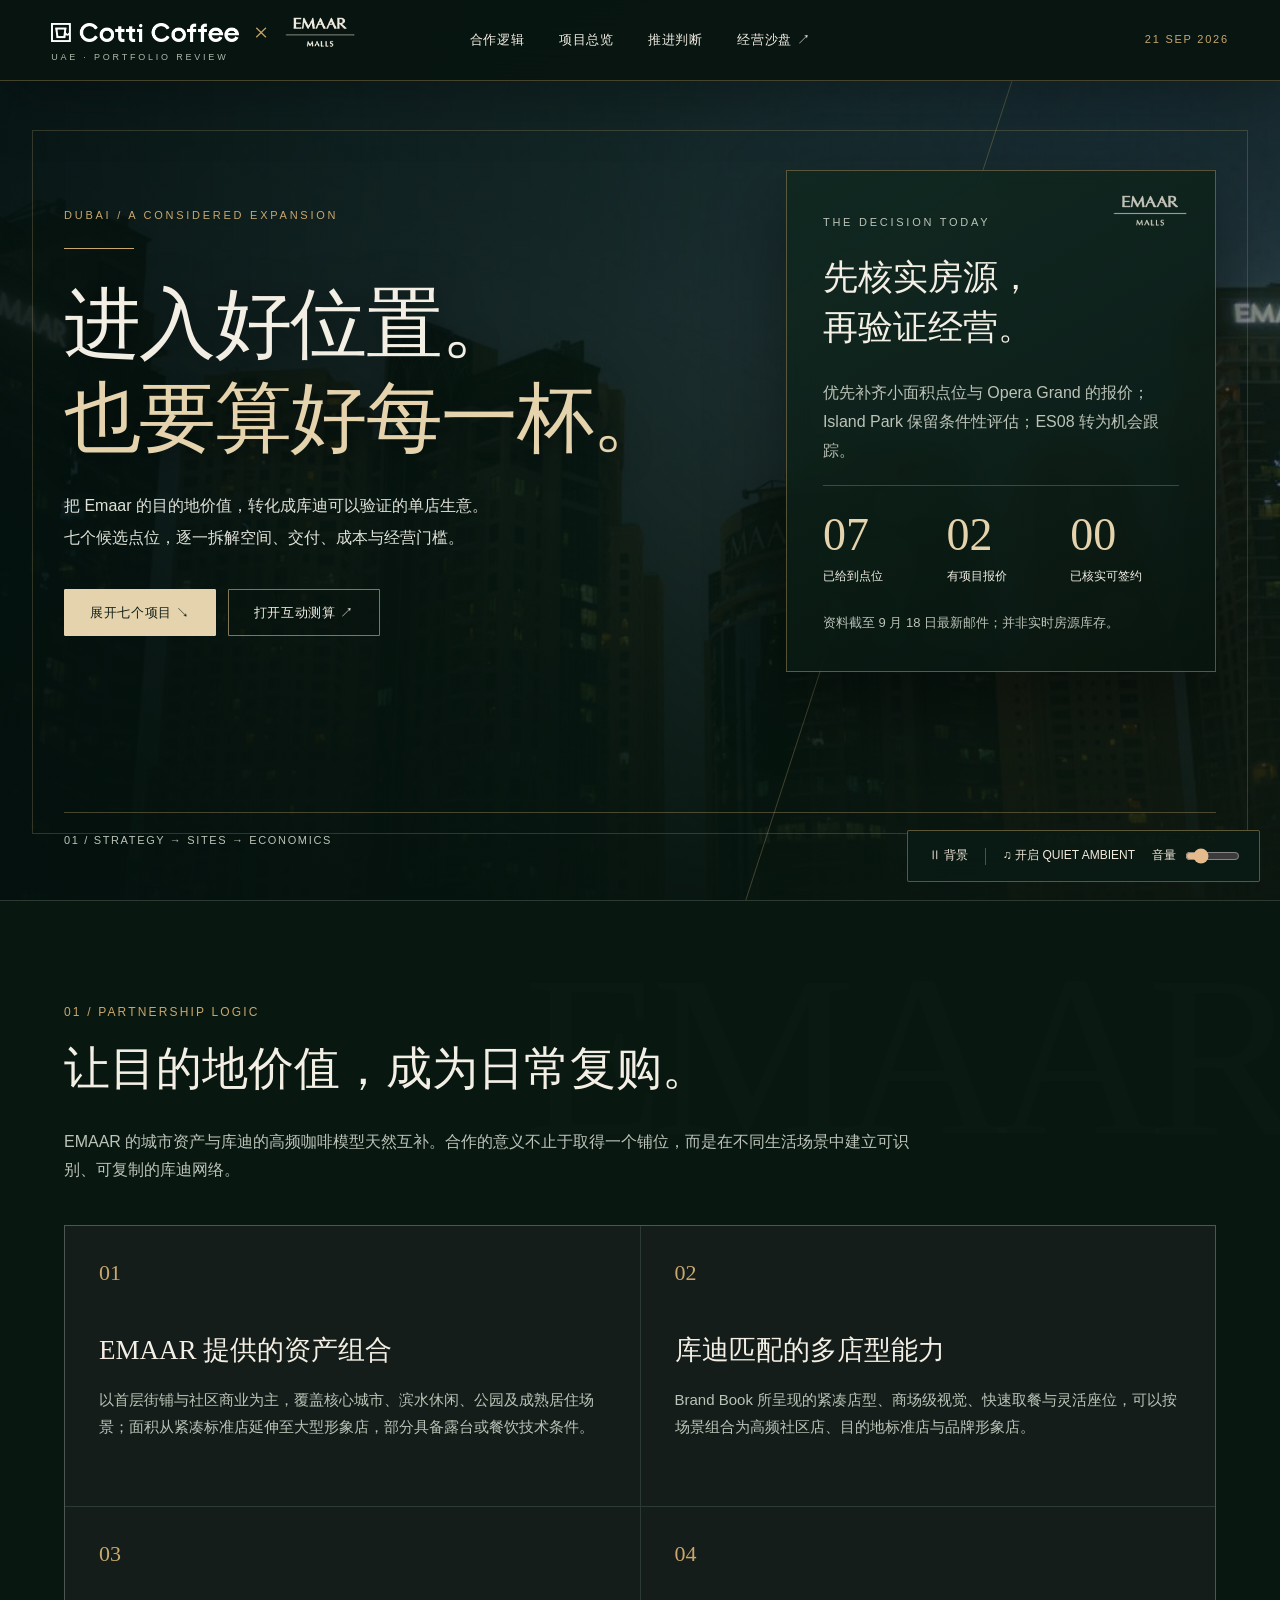
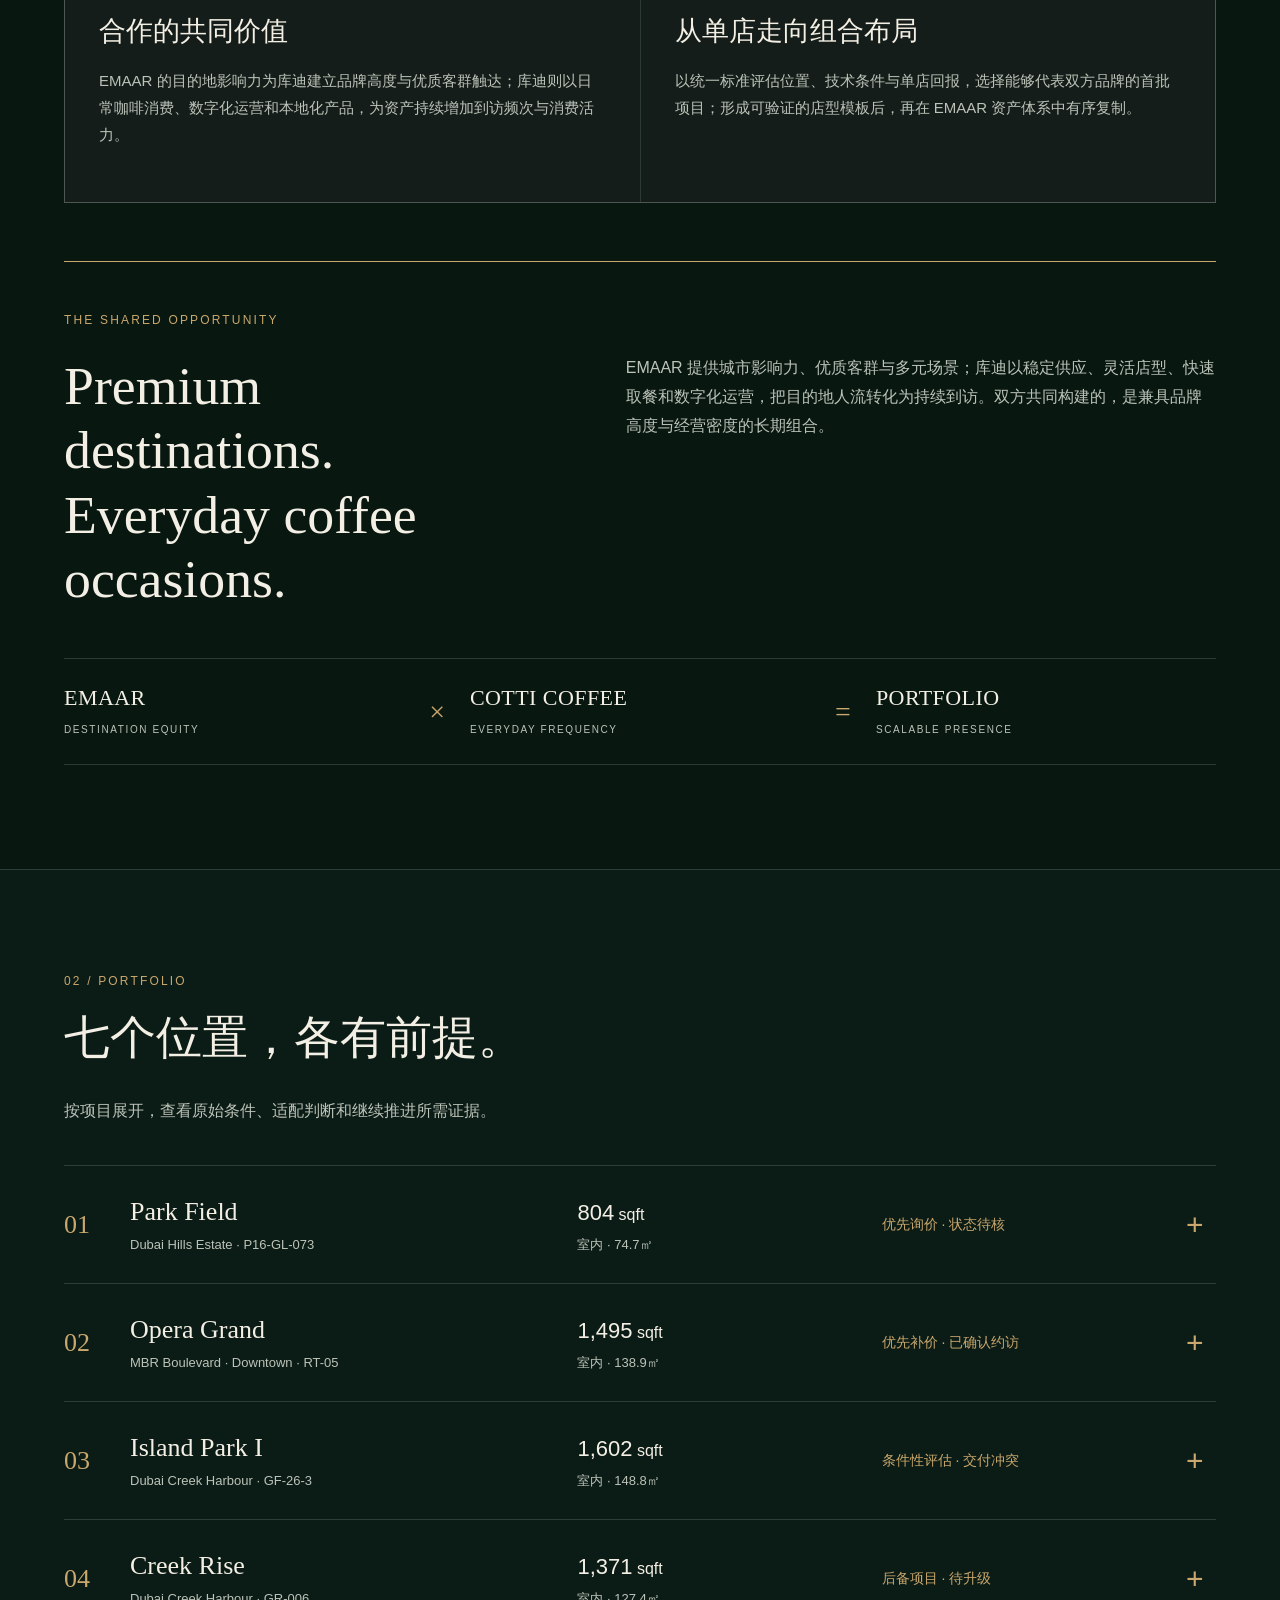
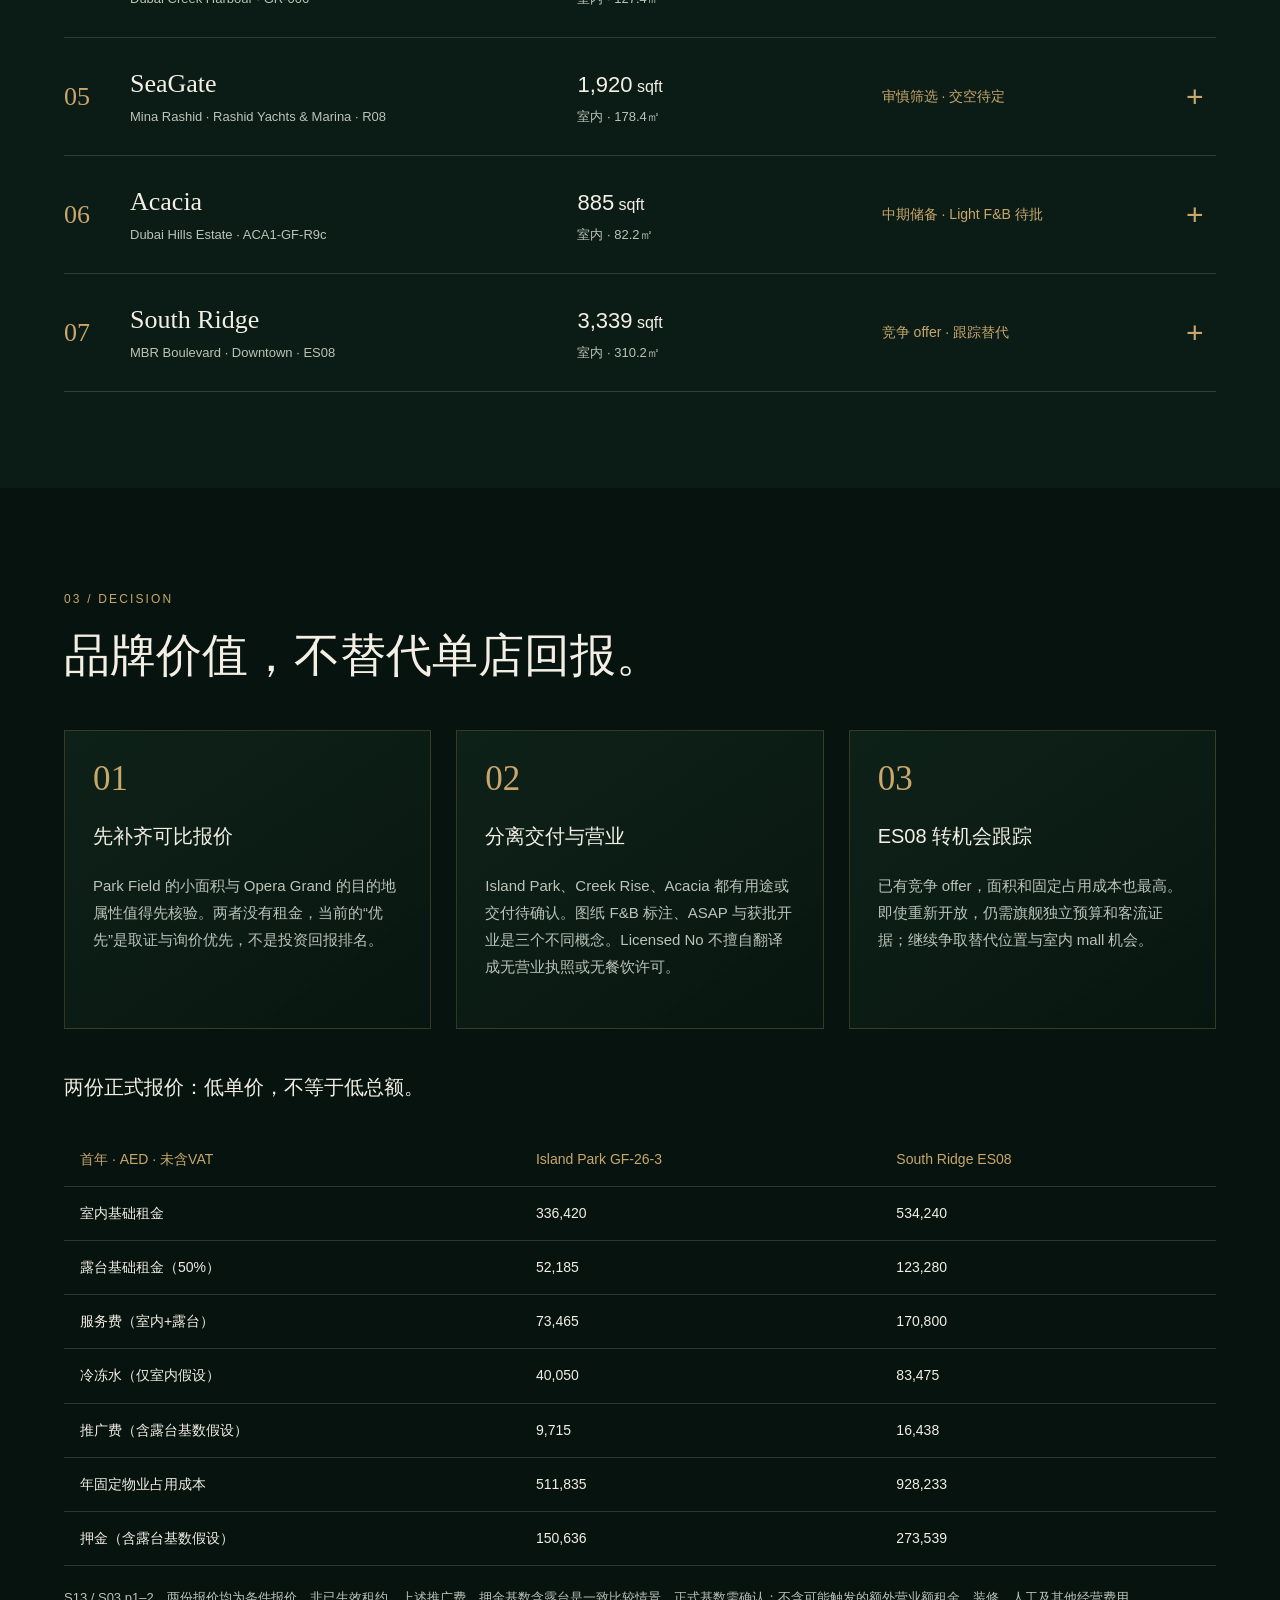
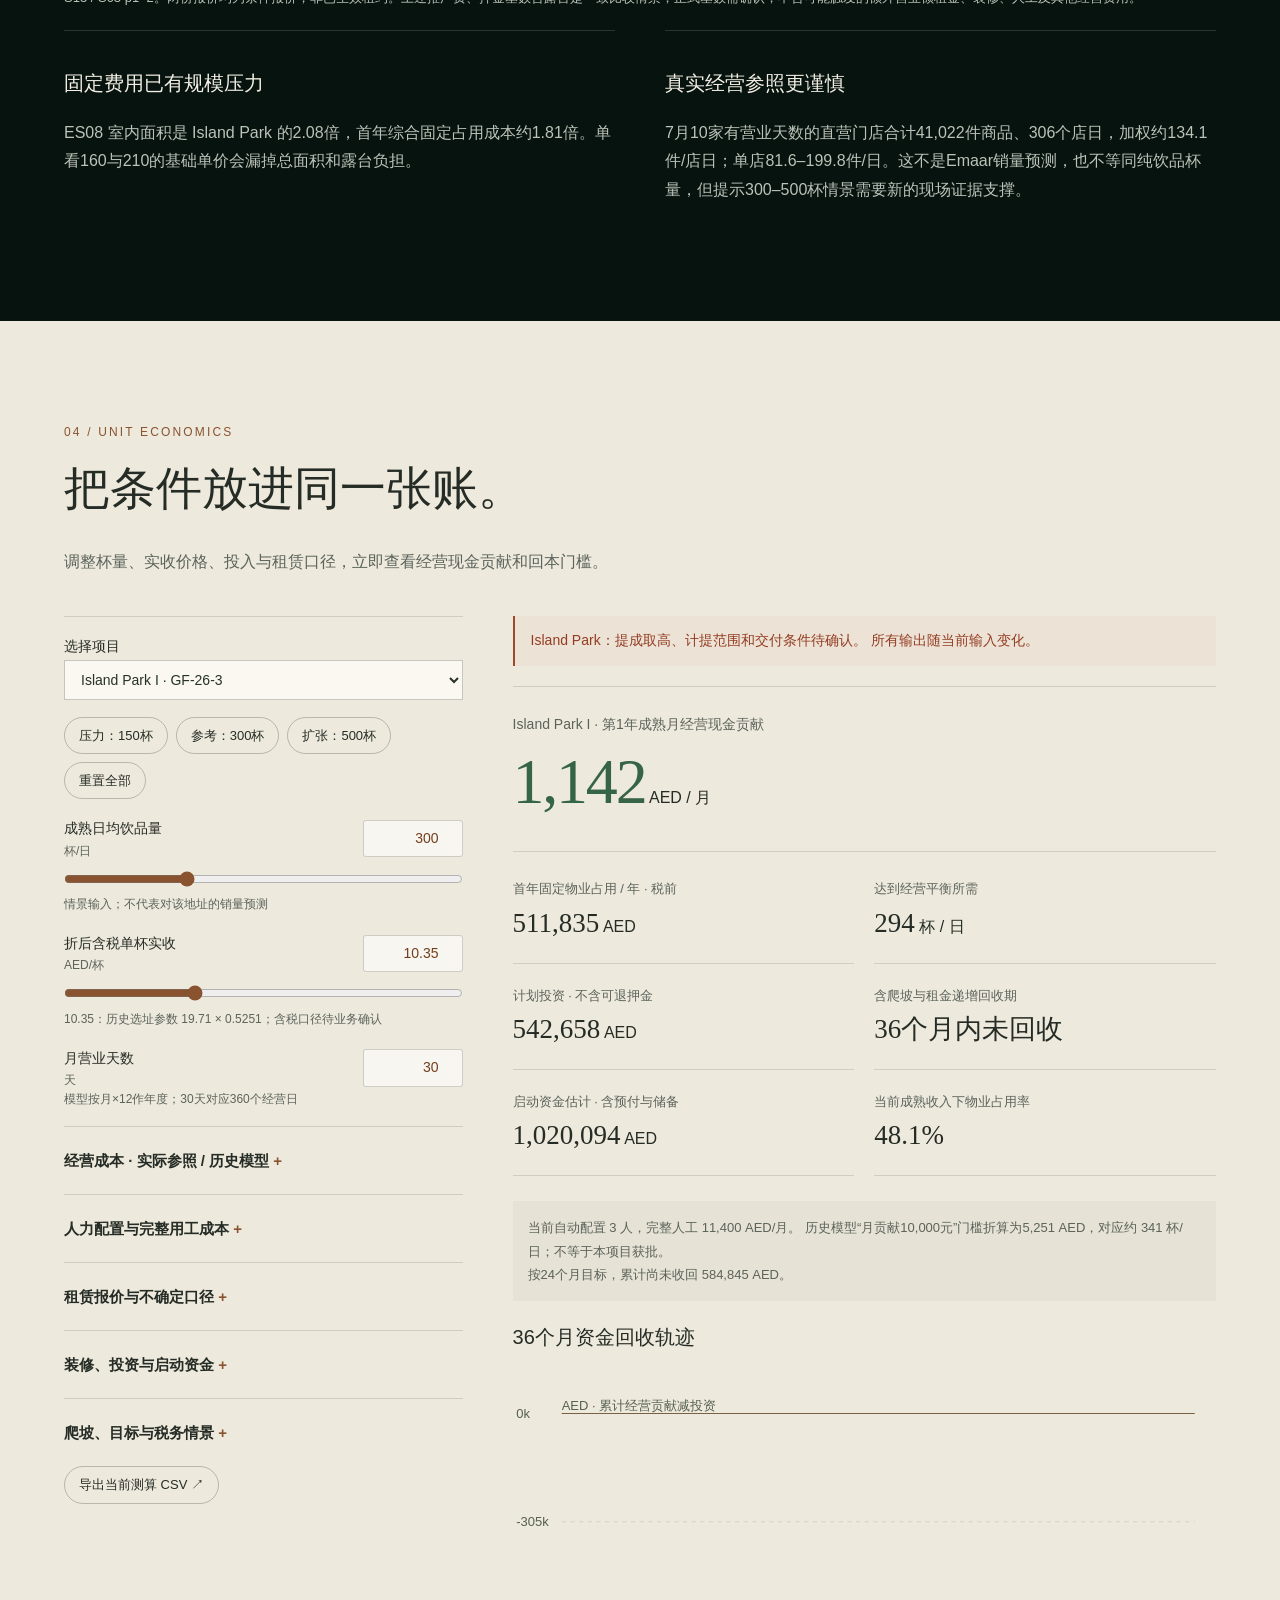
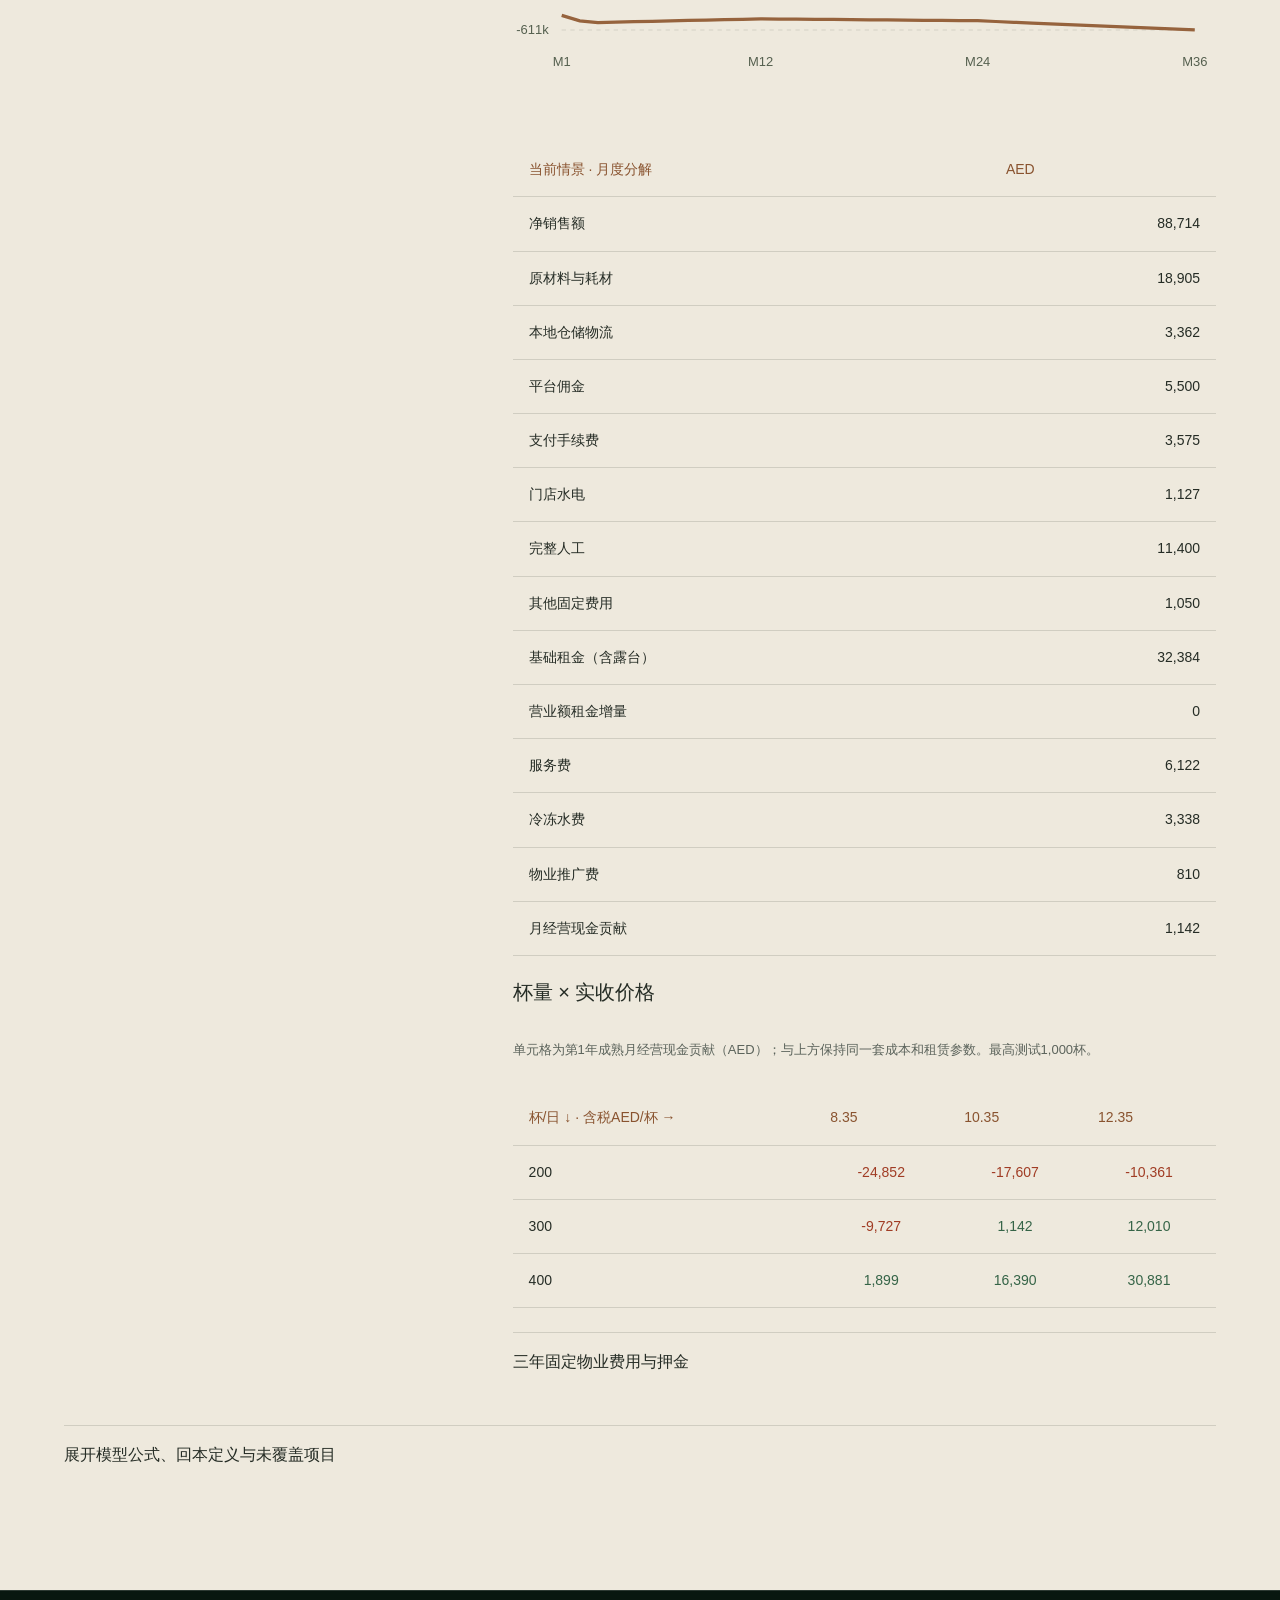
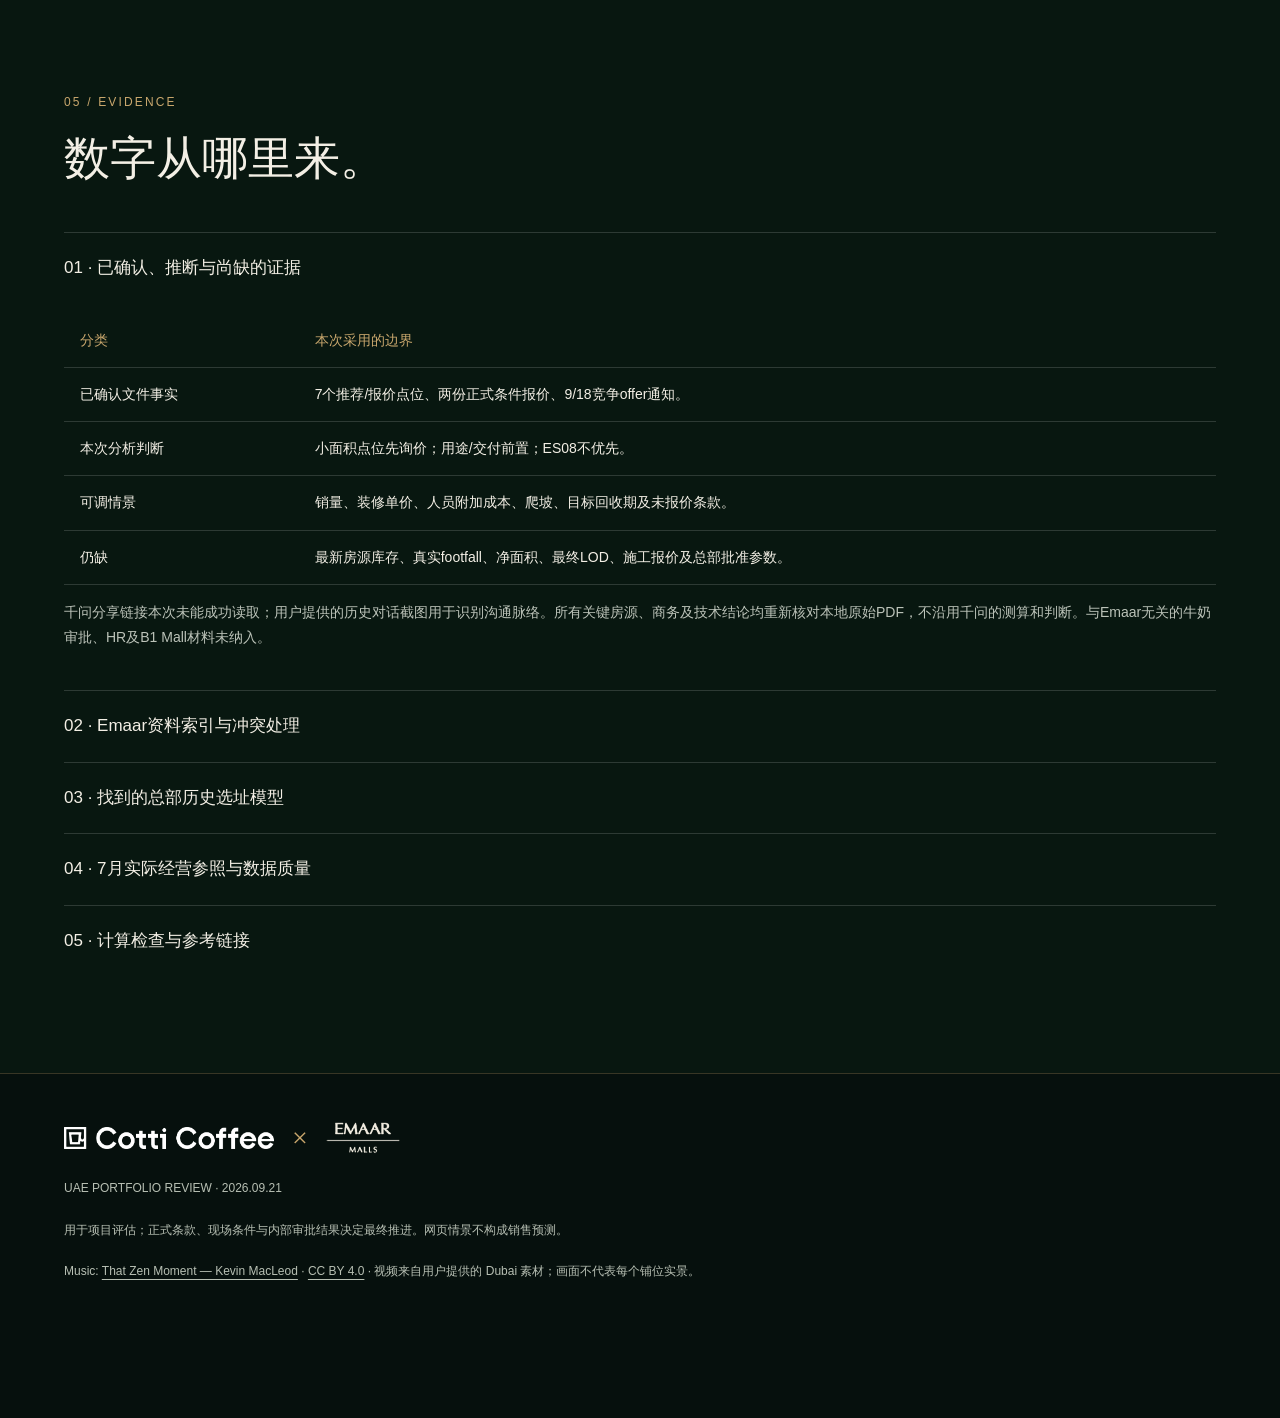
<file: emaar/index.html>
<!doctype html><html lang="zh-CN"><head><meta charset="utf-8"><meta name="viewport" content="width=device-width,initial-scale=1"><meta name="description" content="Cotti Coffee × Emaar：七个候选点位、原始报价核验与单店经营沙盘。"><title>COTTI × EMAAR · Portfolio & Economics</title><link rel="icon" href="data:image/svg+xml,%3Csvg xmlns='http://www.w3.org/2000/svg' viewBox='0 0 40 40'%3E%3Crect width='40' height='40' fill='%23141918'/%3E%3Ctext x='8' y='30' fill='%23e7b787' font-size='30'%3EE%3C/text%3E%3C/svg%3E"><link rel="stylesheet" href="style.css"></head><body>
<video id="bg" autoplay muted loop playsinline poster="assets/poster.jpg" src="assets/dubai-lounge.mp4"></video><div class="shade"></div>
<header><a class="brand" href="#home" aria-label="Cotti Coffee and Emaar portfolio review"><img class="cotti-logo" src="assets/cotti-logo-white.png" alt="Cotti Coffee"><span class="brand-cross">×</span><img class="emaar-logo" src="assets/emaar-malls-logo.png" alt="Emaar Malls"><small>UAE · PORTFOLIO REVIEW</small></a><nav aria-label="主导航"><a href="#history">合作逻辑</a><a href="#portfolio">项目总览</a><a href="#decision">推进判断</a><a href="#model">经营沙盘 ↗</a></nav><span class="asof">21 SEP 2026</span></header>
<main><section id="home" class="hero"><div class="hero-monogram" aria-hidden="true">E</div><div class="hero-copy"><p class="eyebrow">DUBAI / A CONSIDERED EXPANSION</p><div class="hero-rule"></div><h1>进入好位置。<br><i>也要算好每一杯。</i></h1><p class="intro">把 Emaar 的目的地价值，转化成库迪可以验证的单店生意。<br>七个候选点位，逐一拆解空间、交付、成本与经营门槛。</p><div class="hero-links"><a class="pill primary" href="#portfolio">展开七个项目 ↘</a><a class="pill" href="#model">打开互动测算 ↗</a></div></div><aside class="hero-panel"><div class="panel-brand"><img src="assets/emaar-malls-logo.png" alt="Emaar Malls"></div><p class="eyebrow">THE DECISION TODAY</p><h2>先核实房源，<br>再验证经营。</h2><p>优先补齐小面积点位与 Opera Grand 的报价；Island Park 保留条件性评估；ES08 转为机会跟踪。</p><div class="stats"><div><b>07</b><span>已给到点位</span></div><div><b>02</b><span>有项目报价</span></div><div><b>00</b><span>已核实可签约</span></div></div><small>资料截至 9 月 18 日最新邮件；并非实时房源库存。</small></aside><div class="hero-foot"><span>01 / STRATEGY → SITES → ECONOMICS</span><span>由原始资料重建 · 金额统一 AED</span></div></section>
<section id="history" class="solid partnership"><div class="section-title"><span>01 / PARTNERSHIP LOGIC</span><h2>让目的地价值，成为日常复购。</h2><p>EMAAR 的城市资产与库迪的高频咖啡模型天然互补。合作的意义不止于取得一个铺位，而是在不同生活场景中建立可识别、可复制的库迪网络。</p></div><div id="contextCards" class="context-grid"></div><div class="partnership-thesis"><span>THE SHARED OPPORTUNITY</span><h3>Premium destinations.<br>Everyday coffee occasions.</h3><p>EMAAR 提供城市影响力、优质客群与多元场景；库迪以稳定供应、灵活店型、快速取餐和数字化运营，把目的地人流转化为持续到访。双方共同构建的，是兼具品牌高度与经营密度的长期组合。</p><div class="thesis-flow"><b>EMAAR<br><small>DESTINATION EQUITY</small></b><i>×</i><b>COTTI COFFEE<br><small>EVERYDAY FREQUENCY</small></b><i>=</i><b>PORTFOLIO<br><small>SCALABLE PRESENCE</small></b></div></div></section>
<section id="portfolio" class="solid"><div class="section-title"><span>02 / PORTFOLIO</span><h2>七个位置，各有前提。</h2><p>按项目展开，查看原始条件、适配判断和继续推进所需证据。</p></div><div id="projects"></div></section>
<section id="decision" class="transparent"><div class="section-title"><span>03 / DECISION</span><h2>品牌价值，不替代单店回报。</h2></div><div id="decisions" class="decision-grid"></div><div id="comparison"></div></section>
<section id="model" class="paper"><div class="section-title"><span>04 / UNIT ECONOMICS</span><h2>把条件放进同一张账。</h2><p>调整杯量、实收价格、投入与租赁口径，立即查看经营现金贡献和回本门槛。</p></div><div id="calculator"></div></section>
<section id="evidence" class="solid"><div class="section-title"><span>05 / EVIDENCE</span><h2>数字从哪里来。</h2></div><div id="sources"></div></section></main>
<footer><div class="footer-lockup"><img src="assets/cotti-logo-white.png" alt="Cotti Coffee"><span>×</span><img src="assets/emaar-malls-logo.png" alt="Emaar Malls"></div><p>UAE PORTFOLIO REVIEW · 2026.09.21</p><p>用于项目评估；正式条款、现场条件与内部审批结果决定最终推进。网页情景不构成销售预测。</p><p>Music: <a href="https://music.kevin.macleod.incompetech.com/music/royalty-free/index.html?Search=Search&amp;isrc=USUAN2400001" target="_blank" rel="noopener">That Zen Moment — Kevin MacLeod</a> · <a href="https://creativecommons.org/licenses/by/4.0/" target="_blank" rel="noopener">CC BY 4.0</a> · 视频来自用户提供的 Dubai 素材；画面不代表每个铺位实景。</p></footer>
<div class="media"><button id="videoToggle" aria-label="暂停背景视频">Ⅱ 背景</button><span></span><button id="musicToggle" aria-pressed="false">♫ 开启 QUIET AMBIENT</button><label class="volume">音量<input id="volume" type="range" min="0" max="1" step="0.05" value="0.2" aria-label="音乐音量"></label><output id="mediaStatus" aria-live="polite"></output></div><audio id="music" loop preload="none" src="https://incompetech.com/music/royalty-free/mp3-royaltyfree/That%20Zen%20Moment.mp3"></audio><script src="data.js"></script><script src="model.js"></script><script src="app.js?v=20260921-2"></script></body></html>
</file>
<file: experience.css>
:root{--bg:#151514;--surface:#21211f;--bg-alt:#191918;--ink:#f3f0ea;--ink-2:#c3c0b8;--ink-3:#aaa79f;--red:#ee6b53;--red-deep:#f28b77;--gold:#debb84;--gold-line:#555047;--line:#ffffff25;--line-soft:#ffffff15;--serif:Georgia,'Songti SC','STSong',serif;--sans:'Helvetica Neue','PingFang SC',Arial,sans-serif}*{box-sizing:border-box}html{scroll-behavior:smooth;scroll-padding-top:100px}body{margin:0;background:var(--bg);color:var(--ink);font:16px/1.75 var(--sans);-webkit-font-smoothing:antialiased}button,input{font:inherit}a{color:inherit;text-decoration:none}button,a,input,summary{-webkit-tap-highlight-color:transparent}button,summary{cursor:pointer}button{color:inherit}a:focus-visible,button:focus-visible,summary:focus-visible,input:focus-visible{outline:2px solid var(--gold);outline-offset:6px}button{background:none;border:0}button:hover,a:hover{color:var(--red)}[hidden]{display:none!important}::selection{background:var(--red);color:#141414}#bg-video{position:fixed;inset:0;width:100%;height:100%;object-fit:cover;z-index:0;pointer-events:none}body:before{content:'';position:fixed;inset:0;z-index:1;background:linear-gradient(90deg,#0009,transparent 90%),linear-gradient(0deg,#000a,transparent 55%,#0004);pointer-events:none}section,footer{position:relative;z-index:2}nav{position:fixed;top:0;inset-inline:0;z-index:30;display:flex;align-items:center;justify-content:space-between;gap:25px;padding:26px 4.5vw;background:linear-gradient(#080808ac,transparent);transition:background .3s}body.scrolled nav{background:#141413f2;backdrop-filter:blur(16px);border-bottom:1px solid var(--line)}.n-brand{font-size:18px;font-weight:600;letter-spacing:.035em;line-height:1.15;white-space:nowrap}.n-brand span{font-weight:300;margin:0 7px;color:var(--red)}.n-brand small{font-size:10px;display:block;letter-spacing:.27em;font-weight:400;margin-top:8px;color:#ccc}.n-links{display:flex;gap:28px;font-size:14px}.n-links a{position:relative}.n-links a.active:after{content:'';position:absolute;bottom:-9px;left:0;right:0;height:1px;background:var(--red)}.n-acts{display:flex;gap:14px}.btn{font-size:14px;border:1px solid var(--line);border-radius:40px;padding:7px 17px}.btn:hover,.btn.active{background:var(--ink);border-color:var(--ink);color:#171715}.menu-toggle{display:none}#chapter-menu{position:fixed;inset:82px 0 0;z-index:29;background:#171716f7;padding:30px 8vw;overflow:auto}#chapter-menu a{display:block;border-bottom:1px solid var(--line);padding:15px 0;font-size:22px}#hero{min-height:100svh;padding:140px 6vw 28px;background:transparent;display:flex;flex-direction:column;justify-content:space-between}.hero-top{display:flex;gap:35px;font-size:12px;letter-spacing:.16em;color:#dedbd7}.eyebrow{font-size:12px;letter-spacing:.2em;color:#e2dcd2;margin:0 0 25px}.hero-copy{padding:65px 0 70px}.hero-copy h1{font-family:var(--serif);font-size:clamp(48px,7.3vw,110px);font-weight:400;line-height:1.18;letter-spacing:-.05em;margin:0 0 28px;text-shadow:0 3px 20px #0003}.hero-copy h1>span,.hero-copy h1>em{display:block}.hero-copy h1 em{font-weight:400;color:#f59a7b;font-style:normal}.hero-intro{font-size:17px;color:#e0dcd5;line-height:1.9;margin-bottom:30px;max-width:560px}.round-link{display:inline-flex;align-items:center;gap:24px;font-size:14px}.round-link i{width:46px;height:46px;display:grid;place-items:center;border:1px solid #fff7;border-radius:50%;font-size:25px;font-style:normal;transition:transform .3s}.round-link:hover i{transform:rotate(45deg);background:var(--ink);color:#151515}.hero-bottom{display:flex;justify-content:space-between;border-top:1px solid #ffffff35;padding-top:19px;font-size:11px;letter-spacing:.13em;color:#ddd}.hero-bottom span:last-child{margin-right:235px}.media-dock{position:fixed;bottom:22px;right:28px;z-index:40;display:flex;align-items:center;padding:8px 15px;background:#171716da;border:1px solid #fff3;border-radius:40px;backdrop-filter:blur(12px);font-size:11px;letter-spacing:.09em}.media-dock button{display:flex;gap:10px;align-items:center;padding:5px;min-height:30px}.dock-line{height:17px;width:1px;background:#fff3;margin:0 12px}.equalizer{display:flex;align-items:center;gap:3px;height:18px}.equalizer i{height:4px;width:2px;background:var(--gold)}.is-playing .equalizer i{animation:beat .9s ease-in-out infinite alternate}.equalizer i:nth-child(2){animation-delay:-.5s}.equalizer i:nth-child(3){animation-delay:-.2s}.equalizer i:nth-child(4){animation-delay:-.7s}@keyframes beat{to{height:16px}}#media-status:empty{display:none}#media-status{max-width:130px;letter-spacing:0;color:var(--gold);padding-left:10px}#scroll-progress{position:fixed;top:0;left:0;height:2px;background:var(--red);z-index:50}#back-top{display:none}section:not(#hero){padding:100px 6vw;background:#151514ee;border-top:1px solid var(--line-soft)}section:nth-of-type(even):not(#hero){background:#1b1b19f2}.wrap{max-width:1260px;margin:auto}.sec-head{display:flex;gap:24px;align-items:baseline;margin-bottom:55px}.sec-num{font-size:13px;color:var(--red)}.sec-title{font:400 clamp(27px,3.4vw,49px)/1.3 var(--serif);letter-spacing:-.02em}.sec-kicker{margin-left:auto;font-size:11px;letter-spacing:.17em;color:var(--ink-3)}h3,h4,h5,p{margin-top:0}h3{font-weight:400;line-height:1.5}p{color:var(--ink-2)}.hero-stats{display:grid;grid-template-columns:repeat(3,1fr);gap:40px;margin:0 0 85px}.hstat{border-top:1px solid var(--line);padding-top:24px}.hstat .v{font:400 clamp(45px,6vw,78px)/1.1 var(--serif);color:var(--gold)}.hstat small{font:14px var(--sans);margin-left:10px}.hstat .k{margin-top:14px;font-size:16px}.hstat .s{font-size:12px;color:var(--ink-3);margin-top:8px}.why-grid{display:grid;grid-template-columns:1fr 1fr;gap:6vw}.pain-card{padding:0;border:0}.pain-card .who{font-size:12px;letter-spacing:.1em;color:var(--red);margin-bottom:20px}.pain-card h3{font:400 30px/1.5 var(--serif);max-width:470px}.pain-card ul{padding:0;list-style:none}.pain-card li{padding:15px 0;border-bottom:1px solid var(--line);color:var(--ink-2);font-size:16px}.pain-card li b{color:var(--gold);display:block;font-size:22px;font-weight:400}.pain-card summary{font-size:14px;color:var(--ink-3);padding:15px 0;border-top:1px solid var(--line)}.verdict{margin-top:80px;padding:50px 0 0;border-top:1px solid var(--line)}.verdict p{font:400 clamp(25px,3vw,40px)/1.55 var(--serif);max-width:900px;color:var(--ink)}.verdict .red{color:var(--red)}.precedent{display:flex;flex-wrap:wrap;gap:10px 26px}.precedent span{font-size:12px;color:var(--ink-3)}.res-grid{display:grid;grid-template-columns:repeat(12,1fr);gap:0 40px}.res-card{padding:28px 0;border-top:1px solid var(--line);position:relative}.res-card .idx{font-size:12px;color:var(--red);display:block;margin-bottom:6px}.res-card h3{font-size:24px;margin:0}.res-card p,.res-card li{font-size:16px;color:var(--ink-2);line-height:1.85}.res-card p{margin-top:22px}.res-card ul{padding:0;list-style:none}.res-card li{display:flex;justify-content:space-between;gap:20px;padding:8px 0;border-bottom:1px solid var(--line)}.res-card .big{font:40px var(--serif);color:var(--gold);margin:15px 0}.res-card .big small{font:14px var(--sans)}.free-tag{font-size:12px;float:right;color:var(--gold);border:1px solid var(--line);padding:0 10px}.r-span-12{grid-column:span 12}.r-span-7,.r-span-5,.r-span-4,.r-span-6{grid-column:span 6}.res-card summary{list-style:none;padding-right:35px;position:relative}.res-card summary:after{content:'+';position:absolute;right:0;top:0;font-size:24px;color:var(--gold)}.res-card details[open] summary:after{content:'−'}summary::-webkit-details-marker{display:none}#give .r-span-12{margin-bottom:20px}#bring{background:#1118!important;min-height:90vh}#bring .res-card{background:#101010b0;padding:25px}.lede{font-size:19px;max-width:750px;color:var(--ink-2);margin-bottom:45px}.phase-nav{display:grid;grid-template-columns:repeat(3,1fr);border-bottom:1px solid var(--line);margin-bottom:35px}.phase-nav button{text-align:left;padding:22px 0;font-size:20px;color:var(--ink-3);border-bottom:2px solid transparent}.phase-nav button>span:first-child{font:14px var(--sans);margin-right:20px;color:var(--red)}.phase-nav button[aria-selected=true]{color:var(--ink);border-color:var(--red)}.phase{display:grid;grid-template-columns:1fr 1fr;gap:24px 70px}.phase .p-tag{display:flex;align-items:center;gap:25px}.phase .p-tag b{font:65px var(--serif);color:var(--gold);font-weight:400}.phase .p-tag span{font-size:15px;color:var(--ink-3)}.phase h3{align-self:center;font:36px var(--serif);margin:0}.phase .row{border-top:1px solid var(--line);padding-top:20px}.phase .lab{font-size:12px;color:var(--gold);margin-bottom:12px;letter-spacing:.1em}.phase p{font-size:17px}.phase .stop .lab{color:var(--red)}#model{background:#eae8e1!important;color:#22221f;--ink:#22221f;--ink-2:#55544e;--ink-3:#67655d;--line:#22221f25;--red:#a93c28;--gold:#935d2b;--surface:#f2f0e9}.formula{font:18px/1.8 var(--serif);margin-bottom:30px;max-width:780px}.formula b{color:var(--red);font-weight:400}.model-grid{display:grid;grid-template-columns:0.85fr 1.5fr;gap:6vw}.sliders{padding:25px 0;border-top:1px solid var(--line)}.presets{display:flex;gap:10px;margin-bottom:28px}.presets .active{color:#fff;background:#222;border-color:#222}.sliders h4{font-size:16px;font-weight:500;margin:27px 0 20px}.sl-field{margin-bottom:19px}.sl-top{display:flex;justify-content:space-between;gap:12px;font-size:14px}.sl-top b{font-weight:500;white-space:nowrap;color:var(--red)}input[type=range]{width:100%;accent-color:#a93c28;cursor:pointer;margin:12px 0 0;height:18px}.footnote{font-size:12px;line-height:1.7;color:var(--ink-3)}.result-cards{display:grid;grid-template-columns:1fr 1fr;gap:25px;margin-bottom:35px}.rcard{border-top:1px solid var(--line);padding-top:20px}.rcard:first-child{grid-column:span 2}.rcard .v{font:50px/1.2 var(--serif);color:#a93c28;white-space:nowrap}.rcard:first-child .v{font-size:90px;letter-spacing:-.04em}.rcard small{font:14px var(--sans);margin-left:8px}.rcard .k{font-size:13px;color:var(--ink-2);margin-top:9px}.chart-tabs{display:flex;border-bottom:1px solid var(--line);gap:25px}.chart-tabs button{padding:10px 0;color:var(--ink-3);font-size:14px;border-bottom:2px solid transparent}.chart-tabs button[aria-selected=true]{color:#a93c28;border-color:#a93c28}.chart-box{padding-top:25px}.chart-box h5{font-size:14px;font-weight:400}.chart{width:100%;height:280px}.chart-fallback{display:none;width:100%;font-size:13px;border-collapse:collapse}.chart-fallback td{padding:6px;border-bottom:1px solid var(--line)}.model-note{font-size:12px;color:var(--ink-3);margin-top:25px}.risk-list details{border-top:1px solid var(--line);padding:23px 0;color:var(--ink-2)}.risk-list summary{list-style:none;font-size:20px;color:var(--ink);padding-right:40px;position:relative}.risk-list summary:after{content:'+';position:absolute;right:0;color:var(--red)}.risk-list details[open] summary:after{content:'−'}.risk-list h4{font-size:13px;color:var(--gold);font-weight:400;margin:25px 0 5px}.ask-grid{display:grid;grid-template-columns:repeat(3,1fr);gap:40px}.ask-card{border-top:1px solid var(--line);padding-top:25px}.ask-card .n{font:45px var(--serif);color:var(--red)}.ask-card h3{font-size:23px}.ask-card p{font-size:16px}#ask{background:#0e0e0dcf!important}.sign{margin-top:55px;color:var(--ink-3);font-size:14px}.appendix-table{border-collapse:collapse;width:100%;font-size:14px}.appendix-table th,.appendix-table td{padding:15px;text-align:left;border-bottom:1px solid var(--line)}#appendix details{margin-bottom:20px;overflow-x:auto}#appendix summary{font-size:18px;padding:15px 0}footer{background:#101010;padding:35px 6vw 95px;color:var(--ink-3);font-size:12px}.credits{margin-top:20px;border-top:1px solid var(--line);padding-top:20px}.credits a{text-decoration:underline;text-underline-offset:3px}.print-btn{margin-left:20px;font-size:12px}#print-url{display:none}.anim-in{opacity:1;transform:none}.num{font-variant-numeric:tabular-nums}.gold{color:var(--gold)}.red{color:var(--red)}
@media(min-width:1500px){#hero{padding-left:max(6vw,calc((100vw - 1360px)/2));padding-right:max(6vw,calc((100vw - 1360px)/2))}}
@media(max-width:1000px){.n-links{gap:16px}.n-brand{font-size:15px}.sec-kicker{display:none}.hero-bottom span:last-child{display:none}.model-grid{gap:35px}.rcard .v{font-size:39px}}
@media(max-width:760px){nav{padding:20px 6vw}.n-links{display:none}.menu-toggle{display:block}.n-brand{font-size:14px}.n-brand small{font-size:9px}.n-acts{gap:8px}.btn{padding:6px 12px}#hero{padding-top:125px;min-height:95svh}.hero-copy{padding:75px 0}.hero-copy h1{font-size:clamp(35px,8.7vw,64px);line-height:1.4}.hero-top{font-size:10px;justify-content:space-between;gap:10px}.hero-intro{font-size:15px}.hero-bottom{font-size:9px}.hero-bottom span:nth-child(2){margin-right:0}.media-dock{bottom:16px;right:16px;font-size:10px}section:not(#hero){padding:70px 6vw}.sec-head{gap:15px;margin-bottom:35px}.sec-title{font-size:29px}.hero-stats{gap:18px;margin-bottom:55px}.hstat .v{font-size:35px}.hstat small{font-size:11px;display:block;margin:5px 0}.hstat .k{font-size:13px}.hstat .s{font-size:11px}.why-grid{grid-template-columns:1fr;gap:35px}.pain-card h3{font-size:26px}.verdict{margin-top:40px}.precedent{gap:12px}.res-grid{gap:0 20px}.r-span-7,.r-span-5,.r-span-4,.r-span-6{grid-column:span 12}.res-card h3{font-size:23px}#bring .res-card{margin-bottom:15px}.phase-nav button{font-size:15px}.phase-nav button>span:first-child{display:block;margin-bottom:5px}.phase{grid-template-columns:1fr;gap:20px}.phase h3{font-size:30px}.phase .p-tag b{font-size:48px}.model-grid{grid-template-columns:1fr}.sliders{order:2}.results{order:1}.rcard:first-child .v{font-size:76px}.chart{height:240px}.ask-grid{grid-template-columns:1fr;gap:20px}.risk-list summary{font-size:17px}.print-btn{display:block;margin:20px 0 0}.appendix-table{min-width:650px}.formula{font-size:16px}}
@media(prefers-reduced-motion:reduce){html{scroll-behavior:auto}*,*:before,*:after{animation:none!important;transition:none!important}}
@media print{body{background:white;color:black}#bg-video,body:before,nav,.media-dock,.hero-bottom,.round-link,.phase-nav,.chart-tabs,.print-btn{display:none!important}section:not(#hero),#hero,#bring,#ask,footer{background:white!important;color:black!important;min-height:0!important;padding:25px 0!important;break-inside:avoid}body{--ink:#111;--ink-2:#333;--ink-3:#555;--line:#ccc}p,.hero-intro,.hero-copy h1 em{color:#333!important}.hero-copy{padding:0}.hero-copy h1{font-size:40px}details>*{display:block!important}.phase[hidden],.chart-box[hidden]{display:block!important}.hero-stats{margin:20px 0}.hero-top{color:#333}.hero-copy .eyebrow{color:#333}.phase h3{margin:20px 0}.credits{margin:10px 0}#print-url{display:block}.noprint{display:none}}
.sec-head h2{margin:0}.model-note .footnote{margin-top:14px}.ask-card h4{font-weight:400;font-size:24px;margin:12px 0}.ask-card .n{display:block}#give .chart{border-bottom:1px solid var(--line)}
</file>
<file: emaar/style.css>
:root{--ink:#f1eee7;--muted:#c2c5bc;--gold:#e5ba8c;--accent:#ef9473;--line:#ffffff26;--dark:#141b19;--serif:Georgia,'Songti SC','STSong',serif;--sans:'PingFang SC','Helvetica Neue',Arial,sans-serif}*{box-sizing:border-box}html{scroll-behavior:smooth;scroll-padding-top:105px}body{margin:0;background:var(--dark);color:var(--ink);font:16px/1.8 var(--sans)}a{color:inherit;text-underline-offset:4px}button,input,select{font:inherit}button,summary,select{cursor:pointer}button,a,input,summary,select{touch-action:manipulation}button:focus-visible,a:focus-visible,input:focus-visible,summary:focus-visible,select:focus-visible{outline:2px solid var(--gold);outline-offset:4px}button{color:inherit}#bg,.shade{position:fixed;inset:0;width:100%;height:100%;z-index:-2;object-fit:cover}.shade{z-index:-1;background:linear-gradient(90deg,#081410da,#08141040),linear-gradient(0deg,#06120c99,transparent)}header{position:sticky;top:0;z-index:20;display:flex;align-items:center;justify-content:space-between;padding:21px 5vw;background:#111c17e8;backdrop-filter:blur(15px);border-bottom:1px solid var(--line)}.brand{text-decoration:none;font-size:21px;letter-spacing:.1em;line-height:1.3}.brand em{color:var(--accent);font-style:normal;padding:0 8px}.brand small{display:block;font-size:12px;letter-spacing:.19em;color:var(--muted);margin-top:6px}nav{display:flex;gap:32px;font-size:14px}nav a{text-decoration:none}.asof{font-size:12px;letter-spacing:.1em;color:var(--gold)}section{padding:88px max(5vw,calc((100vw - 1320px)/2))}.hero{min-height:calc(100svh - 94px);display:grid;grid-template-columns:1.5fr 1fr;gap:5vw;align-items:center;padding-top:64px;padding-bottom:30px}.eyebrow{font-size:12px;letter-spacing:.18em;color:var(--gold)}h1{font:400 clamp(42px,5.6vw,82px)/1.25 var(--serif);letter-spacing:-.02em;margin:22px 0}h1 i{font-style:normal;color:var(--gold)}.intro{color:#e0e2d9;line-height:2}.hero-links{display:flex;gap:12px;margin-top:32px}.pill{display:inline-block;border:1px solid #ffffff55;border-radius:30px;padding:10px 24px;font-size:14px;text-decoration:none;background:transparent}.pill.primary{background:var(--gold);border-color:var(--gold);color:#1b251d}.hero-panel{padding:32px;border:1px solid var(--line);background:#122119bd;backdrop-filter:blur(9px)}h2{font:400 clamp(28px,3.6vw,49px)/1.45 var(--serif);margin:10px 0 25px}h3{font-size:20px;font-weight:500;line-height:1.6}p{margin:0 0 20px}.hero-panel h2{font-size:34px}.hero-panel p,.hero-panel small{color:var(--muted)}small{font-size:13px}.stats{display:grid;grid-template-columns:repeat(3,1fr);border-top:1px solid var(--line);padding:20px 0;gap:15px}.stats b{display:block;font:44px var(--serif);color:var(--gold)}.stats span{font-size:13px}.hero-foot{grid-column:1/-1;display:flex;justify-content:space-between;border-top:1px solid var(--line);padding-top:18px;font-size:12px;letter-spacing:.1em;color:var(--muted);margin-top:30px}.solid{background:#141d19f7;border-top:1px solid var(--line)}.solid:nth-of-type(odd){background:#19221ded}.section-title{margin-bottom:40px}.section-title>span{font-size:12px;letter-spacing:.18em;color:var(--gold)}.section-title p{color:var(--muted);max-width:850px}.timeline{display:grid;grid-template-columns:repeat(5,1fr);gap:25px;margin-bottom:42px}.timeline article{border-top:1px solid var(--gold);padding-top:20px}.timeline time{color:var(--gold);font:24px var(--serif)}.timeline h3{font-size:17px;margin:12px 0}.timeline p{font-size:14px;color:var(--muted)}.two-col{display:grid;grid-template-columns:1fr 1fr;gap:50px}.two-col article{border-top:1px solid var(--line);padding-top:16px}.two-col p{color:var(--muted)}details.project{border-top:1px solid var(--line)}details.project:last-child{border-bottom:1px solid var(--line)}summary{list-style:none}summary::-webkit-details-marker{display:none}.project>summary{display:grid;grid-template-columns:48px 1.5fr 1fr 1fr 30px;gap:18px;align-items:center;padding:27px 0}.project>summary:after{content:'+';font-size:30px;color:var(--gold)}.project[open]>summary:after{content:'−'}.ordinal{color:var(--gold);font:26px var(--serif)}.project-name{font:26px/1.35 var(--serif)}.project-name small{display:block;font:13px/1.7 var(--sans);color:var(--muted);margin-top:5px}.area strong{font-size:22px;font-weight:400}.area small{display:block;color:var(--muted)}.status{font-size:14px;color:var(--gold)}.project-body{padding:8px 0 40px}.project-top{display:grid;grid-template-columns:1.12fr 1fr;gap:35px}.plan{width:100%;display:block;background:white;aspect-ratio:1.77;object-fit:contain}.caption{font-size:12px;color:var(--muted);margin:8px 0 20px}.verdict{color:var(--gold);font-size:22px;border-left:2px solid var(--gold);padding-left:18px;margin-bottom:20px}.facts{display:grid;grid-template-columns:1fr 1fr;gap:0 22px}.facts div{border-bottom:1px solid var(--line);padding:10px 0}.facts dt{color:var(--muted);font-size:13px}.facts dd{margin:4px 0;font-size:15px}.analysis-grid{display:grid;grid-template-columns:repeat(3,1fr);gap:32px;margin:25px 0}.analysis-grid p{font-size:15px;color:var(--muted)}.analysis-grid h4{font-size:16px;font-weight:500;color:var(--gold)}.flag{padding:18px 22px;background:#ee967010;border-left:2px solid var(--accent);color:#efd0b6;font-size:14px}.source-note{color:var(--muted);font-size:13px;margin-top:20px}.source-note a{color:var(--gold)}.link-btn{background:var(--gold);color:#15201a;border:0;padding:10px 22px;border-radius:2px;font-size:14px;margin-top:12px}.transparent{background:#0f1b14a8}.decision-grid{display:grid;grid-template-columns:repeat(3,1fr);gap:25px}.decision-grid article{padding:28px;background:#122118df;border:1px solid var(--line)}.decision-grid b{font:35px var(--serif);color:var(--gold)}.decision-grid p{font-size:15px;color:var(--muted)}.table-wrap{overflow:auto;margin-top:30px}table{width:100%;border-collapse:collapse;font-size:14px;font-variant-numeric:tabular-nums}th,td{padding:14px 16px;text-align:left;border-bottom:1px solid var(--line);white-space:nowrap}th{font-weight:500;color:var(--gold)}.paper{background:#eeeae1;color:#252c25;--muted:#5b635b;--gold:#89532f;--line:#26332626;--accent:#a14327}.model-layout{display:grid;grid-template-columns:minmax(290px,.85fr) minmax(420px,1.5fr);gap:50px}.controls{border-top:1px solid var(--line)}label.field{display:block;margin:17px 0;font-size:14px}.field-head{display:flex;justify-content:space-between;gap:15px;align-items:center}.field input[type=number]{width:100px;background:#fff9;border:1px solid #28322535;padding:5px 8px;border-radius:3px;text-align:right;color:#723d1d}.field input[type=range]{width:100%;accent-color:#89532f;margin:10px 0 0}.field small{display:block;line-height:1.6;font-size:12px;color:var(--muted)}select{padding:10px 12px;background:#faf8f1;border:1px solid #26332640;color:#263326;width:100%;max-width:100%}.presets{display:flex;gap:8px;flex-wrap:wrap;margin:17px 0}.presets button,.plain-btn{padding:6px 14px;background:transparent;border:1px solid #28322545;font-size:13px;border-radius:20px}.presets button.active{background:#283c2e;color:#fff}.input-group{border-top:1px solid var(--line);padding:10px 0}.input-group summary{padding:10px 0;font-size:15px;font-weight:600}.input-group summary:after{content:' +';color:var(--gold)}.result-main{padding:25px 0;border-top:1px solid var(--line);border-bottom:1px solid var(--line)}.result-main span{display:block;color:var(--muted);font-size:14px}.result-main strong{font:clamp(40px,5vw,74px)/1.4 var(--serif);letter-spacing:-.035em}.positive{color:#356447}.negative{color:#a03c24}.result-grid{display:grid;grid-template-columns:1fr 1fr;gap:20px;margin:25px 0}.result-grid>div{padding-bottom:16px;border-bottom:1px solid var(--line)}.result-grid small{display:block;color:var(--muted)}.result-grid b{font:27px/1.7 var(--serif)}.notice{font-size:13px;color:var(--muted);padding:15px;background:#ddd8cb77;margin:18px 0}.chart{width:100%;height:290px;margin:20px 0}.chart text{font-family:var(--sans);font-size:12px;fill:#55604f}.chart .grid{stroke:#24332420;stroke-dasharray:4 4}.sensitivity td{text-align:center}.sensitivity td:first-child{text-align:left}.calc-breakdown td:last-child{text-align:right}.model-foot{font-size:13px;color:var(--muted);margin-top:30px}.method{margin:24px 0;border-top:1px solid var(--line);padding-top:15px}.method summary{font-weight:500}.method p,.method li{font-size:14px;color:var(--muted)}.source-card{border-top:1px solid var(--line);padding:20px 0}.source-card summary{font-size:17px}.source-card p{font-size:14px;color:var(--muted);margin-top:15px}.source-card h4{color:var(--gold)}.source-card table th{color:var(--gold)}footer{padding:40px 5vw 115px;background:#101812;color:#b7bfb3;font-size:12px}.media{position:fixed;bottom:18px;right:20px;z-index:30;background:#132016ef;color:#f2eadb;padding:10px 17px;display:flex;gap:13px;align-items:center;border:1px solid #fff4;backdrop-filter:blur(14px);border-radius:35px;font-size:12px}.media button{background:none;border:0;font-size:12px;padding:4px}.media>span{height:17px;width:1px;background:#ffffff40}.volume{display:flex;gap:7px;align-items:center;font-size:12px}.volume input{width:55px;accent-color:#e5ba8c}#mediaStatus:empty{display:none}.model-warning{color:#943c22;border-left:2px solid #a04b28;padding:12px 16px;background:#a04b2809;font-size:14px}.source-pill{display:inline-block;font-size:12px;color:var(--gold);border:1px solid var(--line);padding:0 7px;margin-right:5px}noscript{display:block;padding:30px}.no-data{padding:40px 15px;color:#943c22}[hidden]{display:none!important}
@media(max-width:1000px){.asof{display:none}nav{gap:18px}.hero{gap:30px}.timeline{grid-template-columns:repeat(3,1fr)}.analysis-grid{gap:20px}.model-layout{gap:30px}.project>summary{grid-template-columns:35px 1.5fr 1fr 1fr 20px}}
@media(max-width:720px){header{padding:14px 5vw;display:block}.brand{font-size:17px}.brand small{font-size:10px}nav{gap:20px;margin-top:16px;font-size:12px;white-space:nowrap;overflow:auto}.hero{grid-template-columns:1fr;padding-top:42px;gap:20px}.hero h1{font-size:43px}.hero-panel{padding:24px}.hero-panel h2{font-size:28px}.hero-foot{display:block}.hero-foot span{display:block;margin-bottom:8px}section{padding:58px 5vw}.timeline{grid-template-columns:1fr 1fr;gap:20px}.two-col,.project-top,.analysis-grid,.decision-grid,.model-layout{grid-template-columns:1fr;gap:20px}.project>summary{grid-template-columns:26px 1fr 18px;gap:10px;padding:24px 0}.project-name{font-size:24px}.project>summary .area{grid-column:2;font-size:13px}.project>summary .status{grid-column:2;font-size:13px}.project>summary:after{grid-column:3;grid-row:1}.project>summary .area strong{font-size:16px}.project>summary .area small{display:inline;margin-left:10px}.analysis-grid{gap:5px}.hero-links{gap:10px}.pill{padding:10px 15px}.media{right:10px;bottom:10px;gap:7px;padding:9px 12px}.volume{display:none}.media button{font-size:11px}.model-layout{display:flex;flex-direction:column}.results{order:0}.controls{order:1}.result-main strong{font-size:53px}.model-layout .controls{margin-top:20px}.section-title h2{font-size:31px}.table-wrap{max-width:90vw}th,td{padding:12px}.intro{font-size:15px}.chart{height:250px}.model-warning{margin-bottom:20px}}
@media(prefers-reduced-motion:reduce){html{scroll-behavior:auto}}@media print{header,.media,#bg,.shade,button{display:none}body,section,.paper,.solid,.transparent{background:white!important;color:#222!important}section{padding:25px}details>*{display:block!important}.hero{min-height:0}p,small{color:#444!important}.project>summary{break-after:avoid}.project-body{break-inside:auto}footer{background:white;color:#222}.hero-panel,.decision-grid article{background:white;color:#222}.model-layout{display:block}h1{font-size:40px}}

/* EMAAR-inspired art direction: saturated pigments, low luminance, restrained metal */
:root{--ink:#f3efe5;--muted:#bcc3b9;--gold:#c9a76d;--gold-soft:#e4d3ad;--accent:#9f273a;--dark:#07120f;--forest:#0b211a;--serif:'Iowan Old Style','Baskerville','Songti SC','STSong',Georgia,serif}
.shade{background:linear-gradient(90deg,#04110ee8 0%,#071610c7 48%,#07130c70 100%),linear-gradient(0deg,#04100de0 0%,transparent 65%)}
header{display:grid;grid-template-columns:minmax(300px,1fr) auto minmax(125px,1fr);padding:15px 4vw;background:#08150ff0;backdrop-filter:blur(20px);border-bottom:1px solid #c9a76d52;box-shadow:0 18px 60px #0004}
.brand{width:max-content;display:grid;grid-template-columns:188px 26px 70px;grid-template-rows:35px 15px;align-items:center;gap:0 10px;text-decoration:none;line-height:1}
.brand img{display:block;max-width:100%;object-fit:contain}.cotti-logo{width:188px;height:25px}.emaar-logo{width:70px;height:34px}.brand-cross{font:26px/1 var(--serif);color:var(--gold);text-align:center}.brand small{grid-column:1/-1;font-size:9px;letter-spacing:.31em;color:#aeb8ac;margin:0}
nav{gap:34px;font-size:13px;letter-spacing:.06em}nav a{transition:color .2s}nav a:hover{color:var(--gold-soft)}.asof{justify-self:end;font-size:11px;letter-spacing:.16em}
section{padding-top:96px;padding-bottom:96px}.hero{position:relative;isolation:isolate;min-height:calc(100svh - 81px);grid-template-columns:1.5fr 1fr;gap:6vw;padding-top:72px;padding-bottom:32px;overflow:hidden}
.hero:before,.hero:after{content:'';position:absolute;z-index:-1;pointer-events:none}.hero:before{inset:6% 2.5% 8%;border:1px solid #d4b57938}.hero:after{width:42vw;height:110%;right:-11vw;top:-6%;border-left:1px solid #d4b57944;border-right:1px solid #d4b57922;transform:skewX(-18deg);background:linear-gradient(110deg,transparent,#d6b77c08)}
.hero-monogram{position:absolute;z-index:-1;right:5vw;top:4%;font:clamp(360px,46vw,700px)/1 var(--serif);color:transparent;-webkit-text-stroke:1px #d7ba8030;opacity:.6;transform:scaleX(.82)}
.eyebrow{font-size:11px;letter-spacing:.25em}.hero-rule{width:70px;height:1px;background:var(--gold);margin:23px 0 29px}h1{font-size:clamp(46px,6vw,88px);line-height:1.22;margin:0 0 24px;text-shadow:0 2px 35px #0008}h1 i{color:var(--gold-soft)}
.hero-links{margin-top:35px}.pill{border-color:#d3bb8a99;border-radius:1px;padding:11px 25px;font-size:13px;letter-spacing:.05em;background:#07130c30;transition:background .2s,color .2s}.pill:hover{background:#f0e7d4;color:#142018}.pill.primary{background:var(--gold-soft);border-color:var(--gold-soft);color:#142018}
.hero-panel{position:relative;padding:42px 36px 34px;border-color:#d4b57961;background:linear-gradient(150deg,#10281fd9,#07140ed6);backdrop-filter:blur(12px);box-shadow:0 28px 70px #0006}.panel-brand{position:absolute;right:28px;top:24px;width:74px;opacity:.8}.panel-brand img{display:block;width:100%;height:auto}.hero-panel h2{font-size:35px;margin-top:18px}.stats{border-top-color:#d4b57948;padding:22px 0 18px}.stats b{font-size:46px;color:var(--gold-soft)}.stats span{font-size:12px}.hero-foot{border-top-color:#d4b57952;font-size:11px;letter-spacing:.15em}
.solid{background:#091811f7}.solid:nth-of-type(odd){background:#0c1d17f3}.transparent{background:#07140fc2}.decision-grid article{background:linear-gradient(145deg,#0f241bdd,#081710e8);border-color:#c9a76d38}.project>summary{transition:padding .25s,background .25s}.project>summary:hover{background:#c9a76d08;padding-left:16px;padding-right:16px}.paper{background:#eee9dd}.media{background:#0a1a14ee;border-color:#c9a76d70;border-radius:2px}
footer{padding:48px 5vw 115px;background:#06100d;border-top:1px solid #c9a76d40}.footer-lockup{display:flex;align-items:center;gap:18px;margin-bottom:24px}.footer-lockup img:first-child{width:210px;height:auto}.footer-lockup img:last-child{width:74px;height:auto}.footer-lockup span{font:28px var(--serif);color:var(--gold)}
@media(max-width:1000px){header{grid-template-columns:1fr auto}.brand{grid-template-columns:160px 22px 62px}.cotti-logo{width:160px}.emaar-logo{width:62px}}
@media(max-width:720px){header{padding:12px 5vw;display:block}.brand{grid-template-columns:150px 20px 57px;grid-template-rows:29px 13px}.cotti-logo{width:150px;height:20px}.emaar-logo{width:57px;height:28px}.brand-cross{font-size:21px}.brand small{font-size:8px}nav{margin-top:12px;scrollbar-width:none}nav::-webkit-scrollbar{display:none}.hero{grid-template-columns:1fr;padding-top:42px}.hero:before{inset:2% 3% 4%}.hero-monogram{font-size:380px;right:-90px;top:15%}.hero h1{font-size:42px}.hero-panel{margin-top:12px}.panel-brand{right:20px;top:18px;width:62px}.footer-lockup img:first-child{width:170px}.footer-lockup img:last-child{width:62px}}

/* Partnership logic: CEO-level strategic narrative */
.partnership{position:relative;overflow:hidden}.partnership:after{content:'EMAAR';position:absolute;right:-.03em;top:.18em;font:clamp(110px,18vw,270px)/1 var(--serif);letter-spacing:-.06em;color:#ffffff03;pointer-events:none}.context-grid{position:relative;display:grid;grid-template-columns:repeat(2,1fr);gap:1px;background:var(--line);border:1px solid var(--line);z-index:1}.context-grid article{min-height:280px;padding:34px;background:#141d19}.context-grid article>span{display:block;color:var(--gold);font:22px var(--serif);margin-bottom:45px}.context-grid h3{font:400 27px/1.45 var(--serif);margin:0 0 16px}.context-grid p{color:var(--muted);font-size:15px;max-width:540px}.partnership-thesis{position:relative;z-index:1;margin-top:58px;padding:48px 0 8px;border-top:1px solid var(--gold);display:grid;grid-template-columns:.8fr 1fr;column-gap:7vw}.partnership-thesis>span{grid-column:1/-1;font-size:12px;letter-spacing:.18em;color:var(--gold);margin-bottom:22px}.partnership-thesis h3{font:400 clamp(32px,4.2vw,58px)/1.2 var(--serif);margin:0}.partnership-thesis>p{color:var(--muted);max-width:600px}.thesis-flow{grid-column:1/-1;margin-top:46px;display:grid;grid-template-columns:1fr auto 1fr auto 1fr;align-items:center;gap:25px;border-top:1px solid var(--line);border-bottom:1px solid var(--line);padding:25px 0}.thesis-flow b{font:400 22px/1.25 var(--serif);letter-spacing:.02em}.thesis-flow small{font:10px/1.4 var(--sans);letter-spacing:.16em;color:var(--muted)}.thesis-flow i{font:400 28px var(--serif);color:var(--gold)}
@media(max-width:720px){.context-grid{grid-template-columns:1fr}.context-grid article{min-height:0;padding:28px}.context-grid article>span{margin-bottom:22px}.partnership-thesis{grid-template-columns:1fr;padding-top:34px}.partnership-thesis h3{margin-bottom:25px}.thesis-flow{grid-template-columns:1fr;gap:12px}.thesis-flow i{transform:rotate(90deg);font-size:22px}}
</file>
